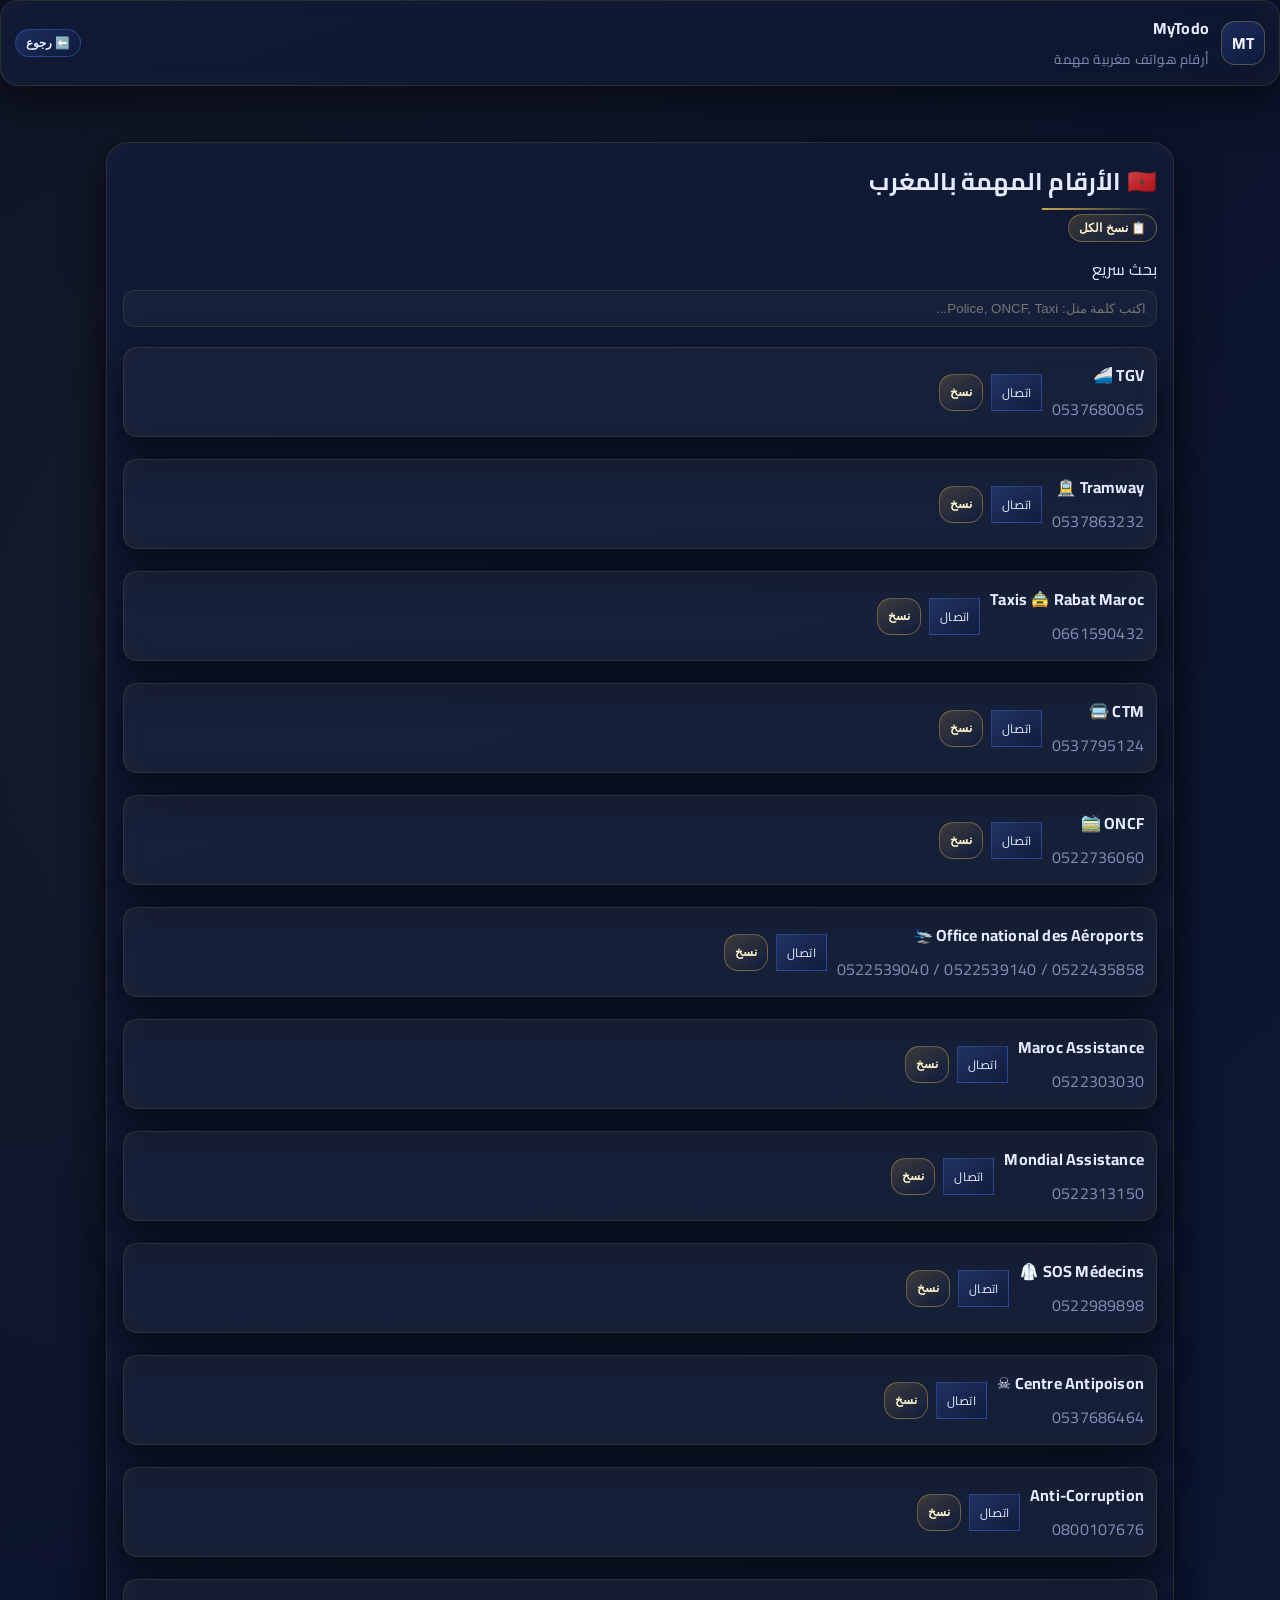
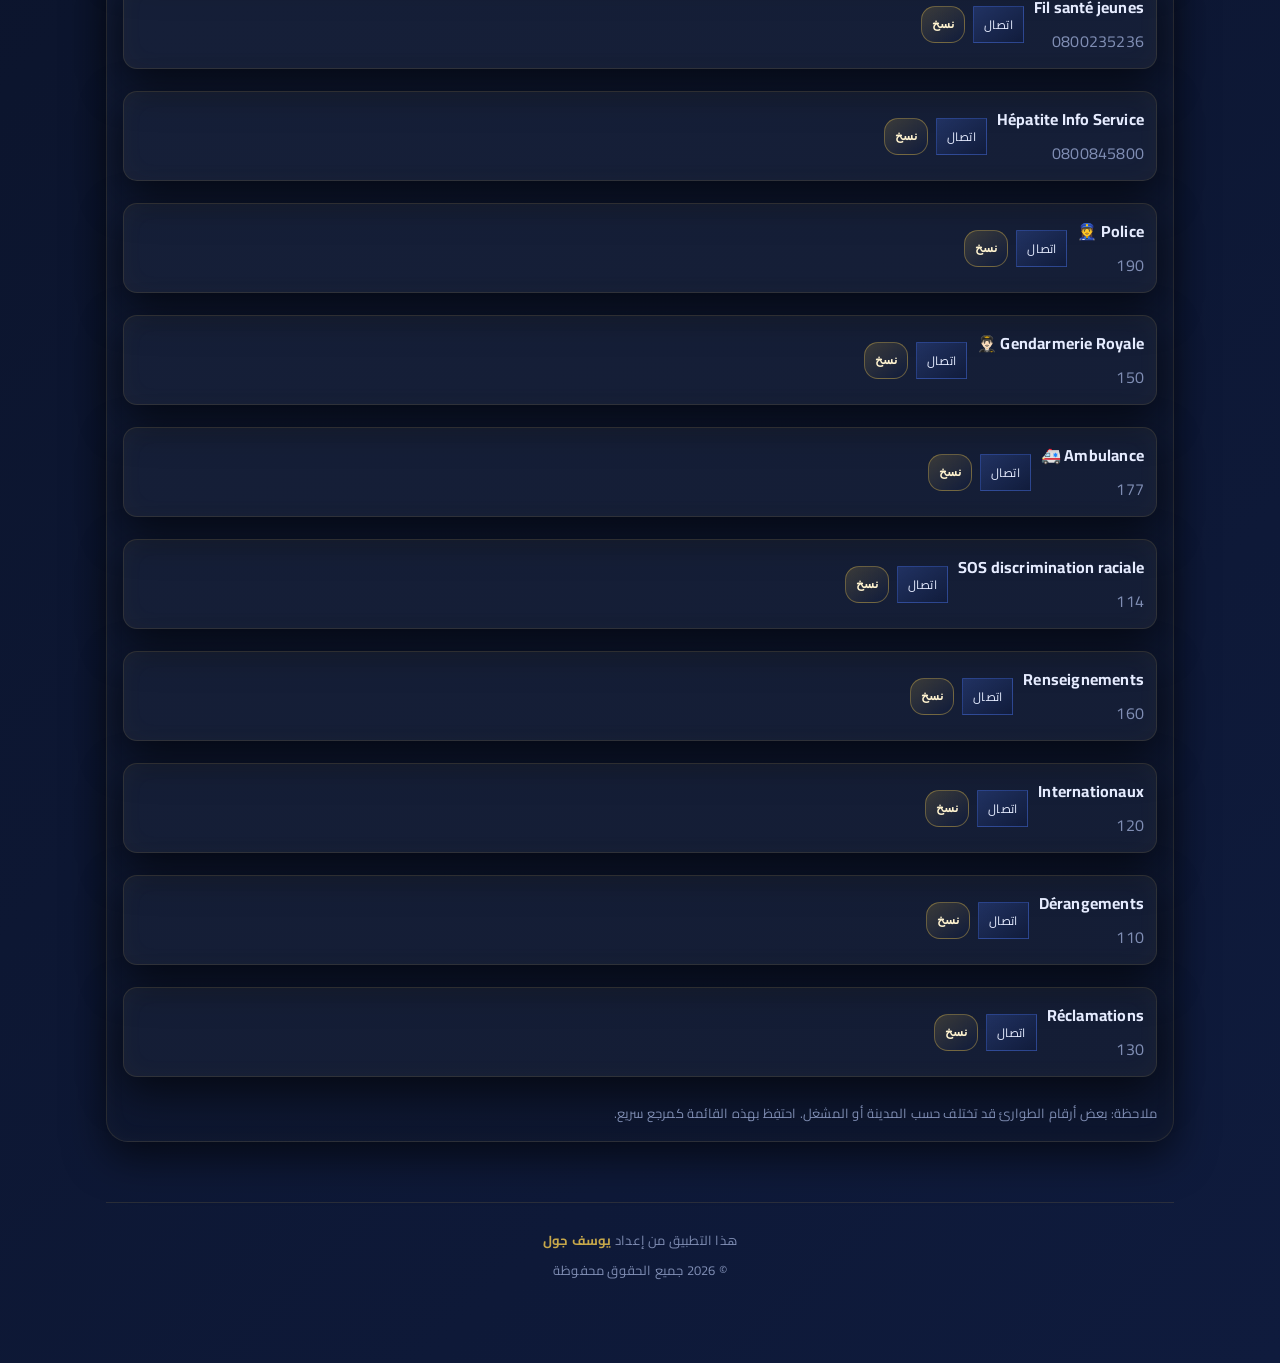
<file: morocco/numeros.html>
<!doctype html>
<html lang="ar" dir="rtl">
<head>
  <meta charset="utf-8" />
  <meta name="viewport" content="width=device-width,initial-scale=1" />
  <title>الأرقام المهمة بالمغرب</title>

  <!-- FAVICON — MyTodo -->
  <link rel="icon" type="image/svg+xml"
    href='data:image/svg+xml,
    <svg xmlns="http://www.w3.org/2000/svg" width="64" height="64">
      <defs>
        <linearGradient id="g" x1="0" y1="0" x2="1" y2="1">
          <stop offset="0" stop-color="%230b1020"/>
          <stop offset="1" stop-color="%234f7cff"/>
        </linearGradient>
      </defs>
      <rect width="64" height="64" rx="14" fill="url(%23g)"/>
      <rect x="4" y="4" width="56" height="56" rx="12"
            fill="none" stroke="%23fbbf24" stroke-width="2"/>
      <text x="50%" y="52%" text-anchor="middle"
            font-family="Arial, sans-serif"
            font-size="22"
            font-weight="800"
            fill="%23eef2ff">MT</text>
      <text x="50%" y="78%" text-anchor="middle"
            font-family="Arial, sans-serif"
            font-size="10"
            font-weight="700"
            fill="%23fbbf24">TODO</text>
    </svg>'>

  <link rel="manifest" href="../manifest.webmanifest">
  <meta name="theme-color" content="#0a1124">

  <link rel="stylesheet" href="../css/style.css?v=20260218_2">

  <script>
    if ("serviceWorker" in navigator) {
      window.addEventListener("load", () => {
        navigator.serviceWorker.register("../sw.js", { scope: "../" });
      });
    }
  </script>
</head>

<body>
  <!-- هنا سنحقن القالب -->
  <div id="shellMount"></div>

  <script>
    // 1) حقن القالب داخل body بدون لمس head
    async function mountShell(){
      const res = await fetch("../templates/page-shell.html", { cache: "no-store" });
      const shell = await res.text();
      document.getElementById("shellMount").innerHTML = shell;
    }

    // 2) بعد الحقن: ضع العنوان + المحتوى + نفس سكربت الصفحة
    async function initPage(){
      await mountShell();

      const content = document.getElementById("pageContent");
      const title = document.getElementById("pageTitle");
      const subtitle = document.getElementById("pageSubtitle");

      if(title) title.textContent = "🇲🇦 الأرقام المهمة بالمغرب";
      if(subtitle) subtitle.textContent = "أرقام هواتف مغربية مهمة";

      // نفس محتواك (بدون تغيير)
      content.innerHTML = `
        <div style="display:flex; gap:10px; flex-wrap:wrap; align-items:center; margin-bottom:12px;">
          <button class="btn-gold small" type="button" id="copyAllBtn">📋 نسخ الكل</button>
        </div>

        <div class="field" style="margin-bottom:12px;">
          <label>بحث سريع</label>
          <input id="searchInput" placeholder="اكتب كلمة مثل: Police, ONCF, Taxi...">
        </div>

        <ul id="numbersList" class="list"></ul>

        <div style="margin-top:14px; color:var(--muted); font-size:13px;">
          ملاحظة: بعض أرقام الطوارئ قد تختلف حسب المدينة أو المشغل. احتفِظ بهذه القائمة كمرجع سريع.
        </div>
      `;

      // البيانات (كما زودتني)
      const NUMBERS = [
        { label: "TGV 🚄", value: "0537680065" },
        { label: "Tramway 🚊", value: "0537863232" },
        { label: "Taxis 🚖 Rabat Maroc", value: "0661590432" },
        { label: "CTM 🚍", value: "0537795124" },
        { label: "ONCF 🚞", value: "0522736060" },
        { label: "Office national des Aéroports 🛬", value: "0522539040 / 0522539140 / 0522435858" },
        { label: "Maroc Assistance", value: "0522303030" },
        { label: "Mondial Assistance", value: "0522313150" },
        { label: "SOS Médecins 🥼", value: "0522989898" },
        { label: "Centre Antipoison ☠", value: "0537686464" },
        { label: "Anti-Corruption", value: "0800107676" },
        { label: "Fil santé jeunes", value: "0800235236" },
        { label: "Hépatite Info Service", value: "0800845800" },
        { label: "Police 👮‍♀", value: "190" },
        { label: "Gendarmerie Royale 👨🏻‍✈️", value: "150" },
        { label: "Ambulance 🚑", value: "177" },
        { label: "SOS discrimination raciale", value: "114" },
        { label: "Renseignements", value: "160" },
        { label: "Internationaux", value: "120" },
        { label: "Dérangements", value: "110" },
        { label: "Réclamations", value: "130" }
      ];

      const listEl = document.getElementById("numbersList");
      const searchEl = document.getElementById("searchInput");
      const copyAllBtn = document.getElementById("copyAllBtn");

      function escapeHtml(s){
        return String(s).replace(/[&<>"']/g, m => ({
          "&":"&amp;","<":"&lt;",">":"&gt;",'"':"&quot;","'":"&#39;"
        }[m]));
      }

      function render(items){
        listEl.innerHTML = "";
        if(!items.length){
          listEl.innerHTML = `<li class="card" style="padding:12px;">لا توجد نتائج مطابقة.</li>`;
          return;
        }

        for(const item of items){
          const li = document.createElement("li");
          li.className = "card";
          li.style.padding = "12px";
          li.style.marginBottom = "10px";

          const firstDial = (item.value || "").split(" / ")[0].trim();

          li.innerHTML = `
            <div style="display:flex; gap:10px; flex-wrap:wrap; align-items:center; justify-content:space-between;">
              <div>
                <div style="font-weight:700; margin-bottom:4px;">${escapeHtml(item.label)}</div>
                <div style="color:var(--muted); direction:ltr; text-align:right;">${escapeHtml(item.value)}</div>
              </div>

              <div style="display:flex; gap:8px; flex-wrap:wrap;">
                <a class="btn-primary small" href="tel:${escapeHtml(firstDial)}">اتصال</a>
                <button class="btn-gold small" type="button" data-copy="${escapeHtml(item.label)}: ${escapeHtml(item.value)}">نسخ</button>
              </div>
            </div>
          `;

          listEl.appendChild(li);
        }
      }

      function filter(){
        const q = (searchEl.value || "").trim().toLowerCase();
        if(!q) return render(NUMBERS);
        const filtered = NUMBERS.filter(x =>
          (x.label + " " + x.value).toLowerCase().includes(q)
        );
        render(filtered);
      }

      // نسخ عنصر واحد
      document.addEventListener("click", async (e) => {
        const btn = e.target.closest("button[data-copy]");
        if(!btn) return;
        const text = btn.getAttribute("data-copy");
        try{
          await navigator.clipboard.writeText(text);
          btn.textContent = "✅ تم";
          setTimeout(() => btn.textContent = "نسخ", 900);
        }catch{
          alert("تعذر النسخ. جرّب النسخ اليدوي.");
        }
      });

      // نسخ الكل
      copyAllBtn.addEventListener("click", async () => {
        const all = NUMBERS.map(x => `${x.label}: ${x.value}`).join("\n");
        try{
          await navigator.clipboard.writeText(all);
          copyAllBtn.textContent = "✅ تم النسخ";
          setTimeout(() => copyAllBtn.textContent = "📋 نسخ الكل", 1200);
        }catch{
          alert("تعذر النسخ. جرّب النسخ اليدوي.");
        }
      });

      searchEl.addEventListener("input", filter);

      render(NUMBERS);
    }

    initPage();
  </script>

</body>
</html>
</file>
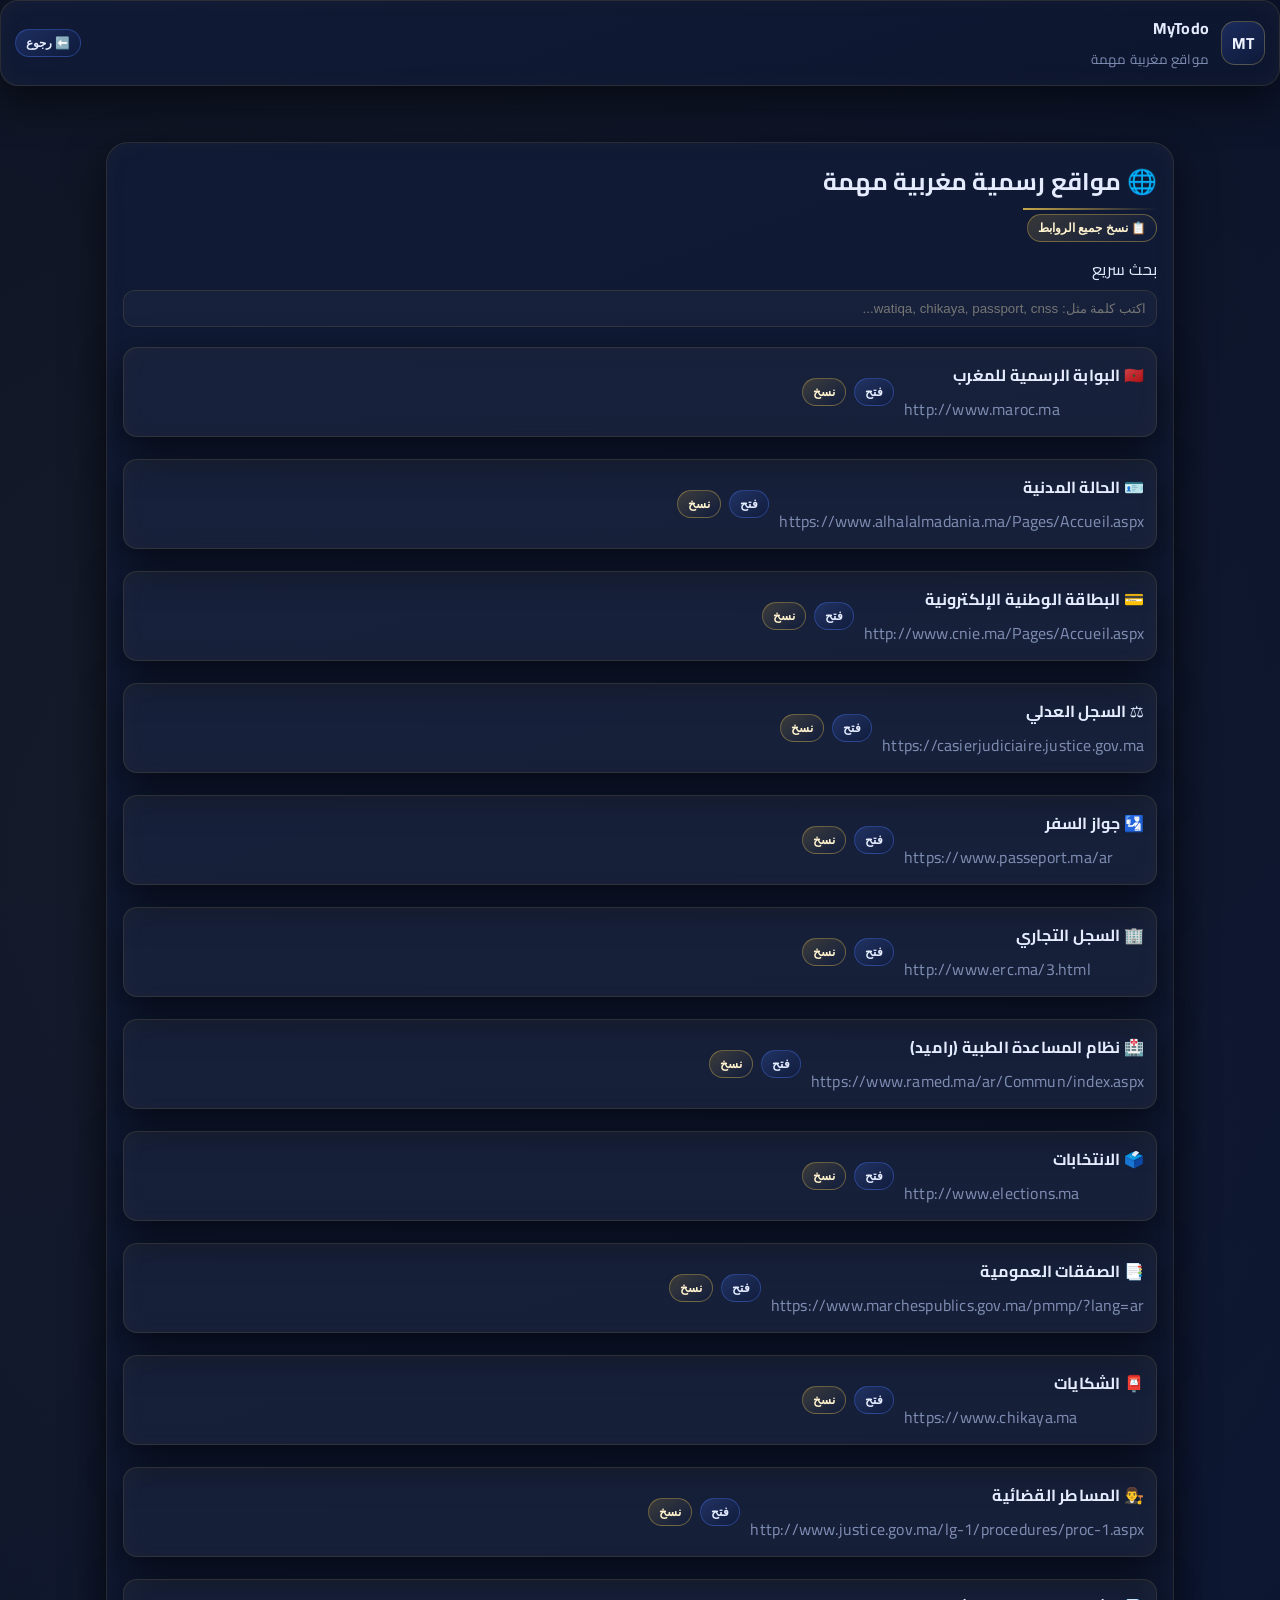
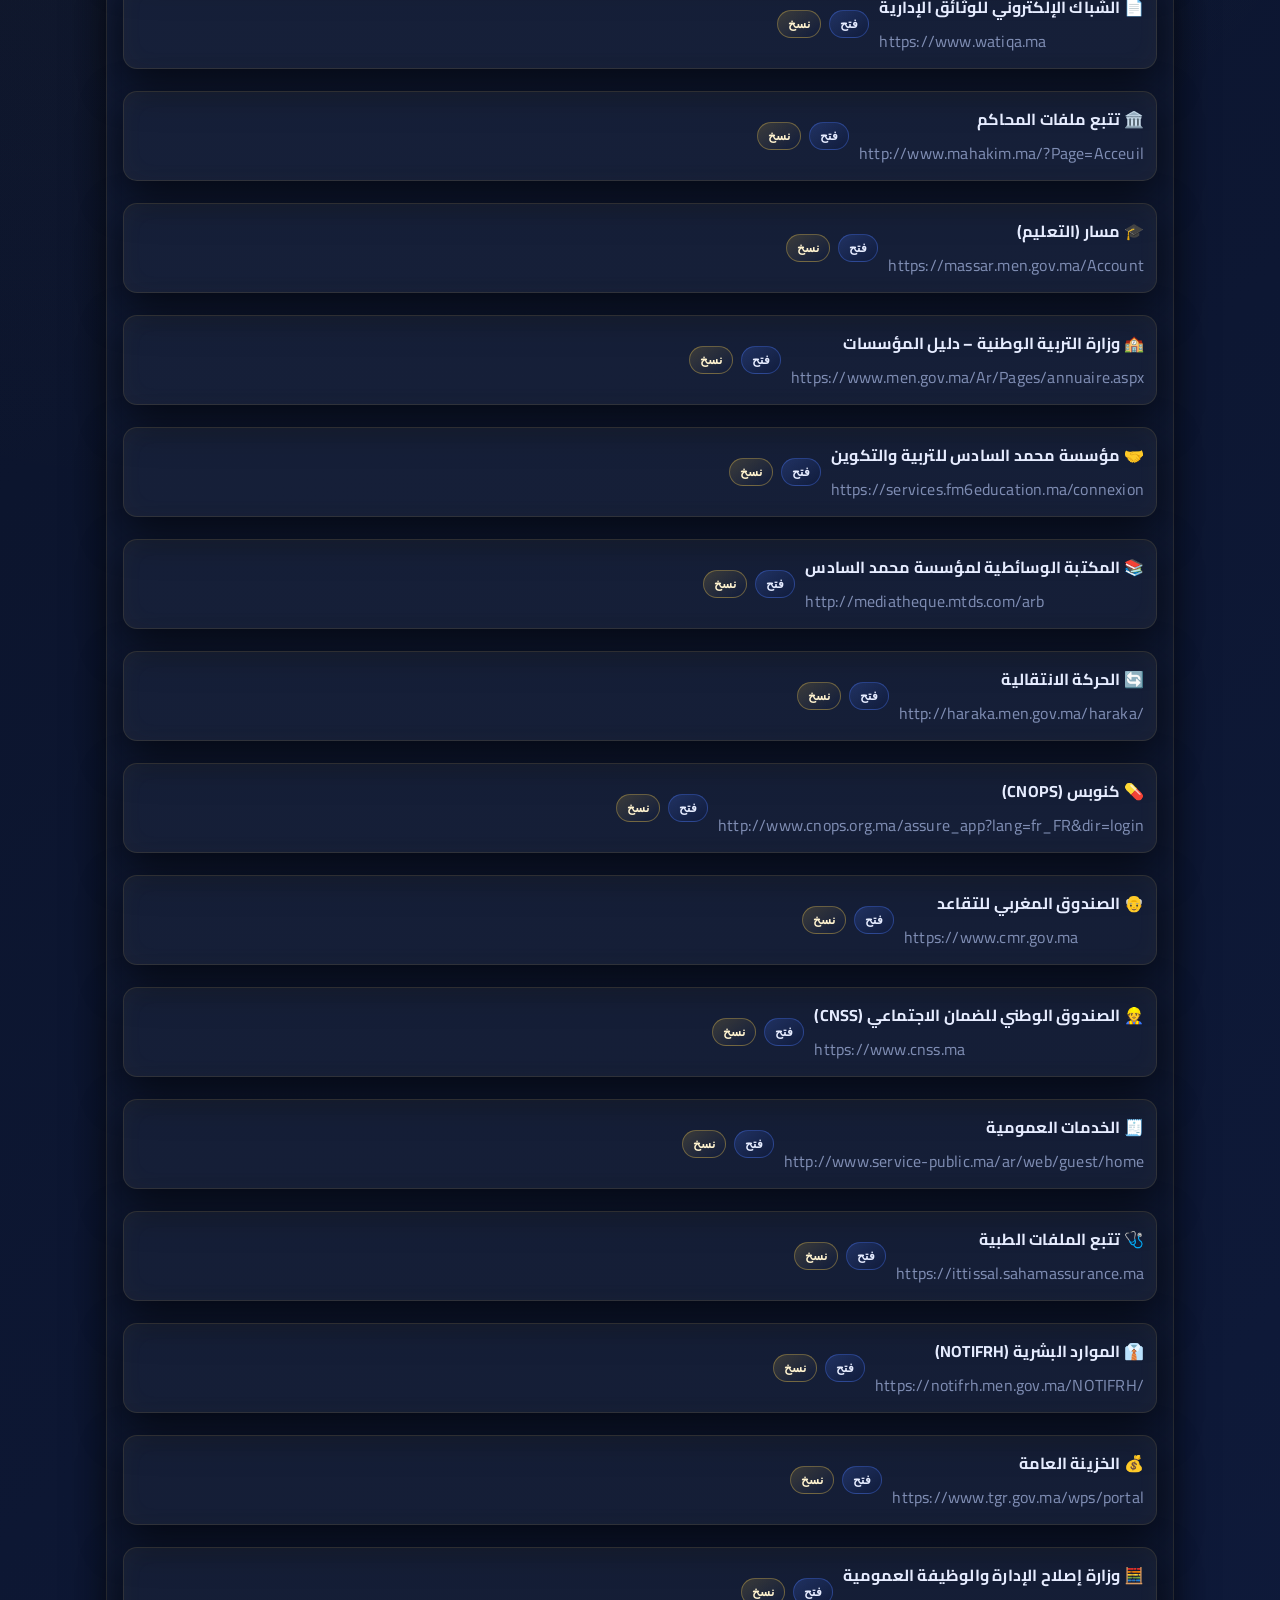
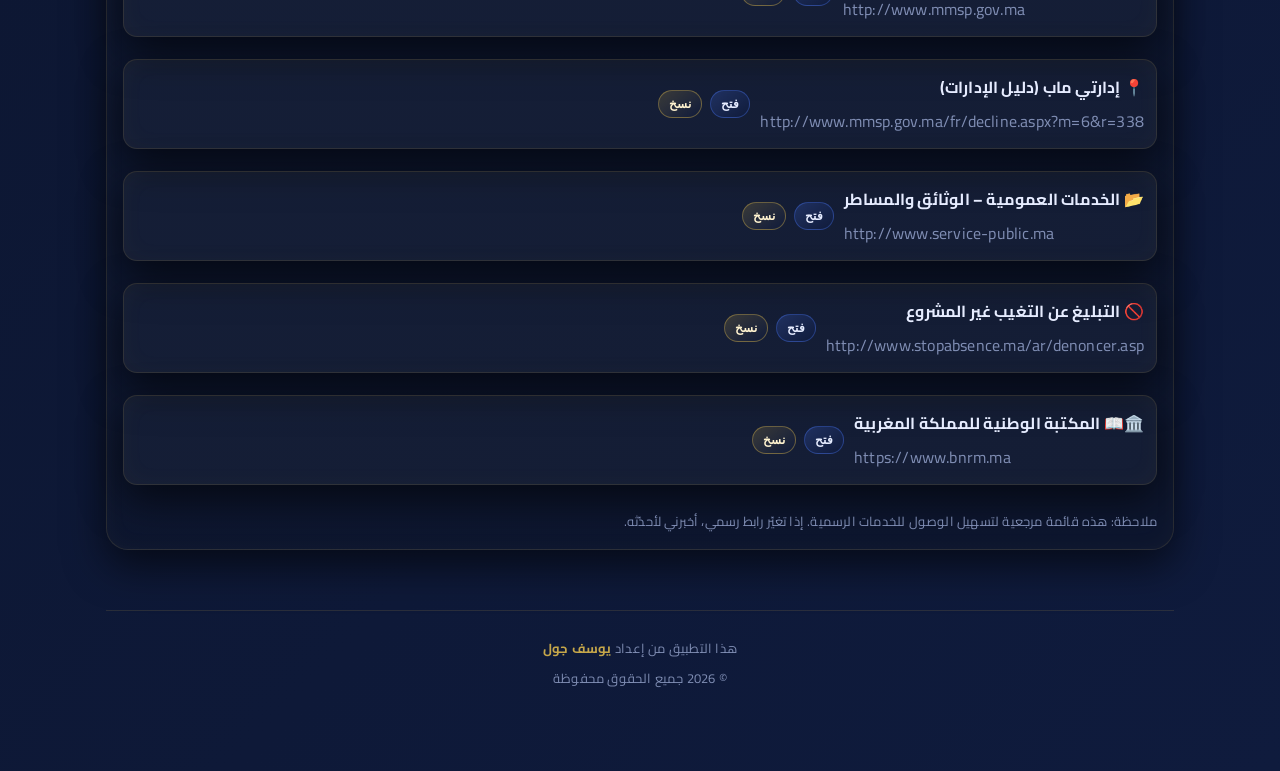
<file: morocco/sites.html>
<!doctype html>
<html lang="ar" dir="rtl">
<head>
  <meta charset="utf-8" />
  <meta name="viewport" content="width=device-width,initial-scale=1" />
  <title>مواقع مغربية مهمة</title>

  <!-- FAVICON — MyTodo -->
  <link rel="icon" type="image/svg+xml"
    href='data:image/svg+xml,
    <svg xmlns="http://www.w3.org/2000/svg" width="64" height="64">
      <defs>
        <linearGradient id="g" x1="0" y1="0" x2="1" y2="1">
          <stop offset="0" stop-color="%230b1020"/>
          <stop offset="1" stop-color="%234f7cff"/>
        </linearGradient>
      </defs>
      <rect width="64" height="64" rx="14" fill="url(%23g)"/>
      <rect x="4" y="4" width="56" height="56" rx="12"
            fill="none" stroke="%23fbbf24" stroke-width="2"/>
      <text x="50%" y="52%" text-anchor="middle"
            font-family="Arial, sans-serif"
            font-size="22"
            font-weight="800"
            fill="%23eef2ff">MT</text>
      <text x="50%" y="78%" text-anchor="middle"
            font-family="Arial, sans-serif"
            font-size="10"
            font-weight="700"
            fill="%23fbbf24">TODO</text>
    </svg>'>

  <link rel="manifest" href="../manifest.webmanifest">
  <meta name="theme-color" content="#0a1124">

  <link rel="stylesheet" href="../css/style.css?v=20260218_2">

  <script>
    if ("serviceWorker" in navigator) {
      window.addEventListener("load", () => {
        navigator.serviceWorker.register("../sw.js", { scope: "../" });
      });
    }
  </script>
</head>

<body>
  <!-- هنا سنحقن القالب -->
  <div id="shellMount"></div>

  <script>
    // 1) حقن القالب داخل body بدون لمس head
    async function mountShell(){
      const res = await fetch("../templates/page-shell.html", { cache: "no-store" });
      const shell = await res.text();
      document.getElementById("shellMount").innerHTML = shell;
    }

    // 2) بعد الحقن: ضع العنوان + المحتوى + نفس سكربت الصفحة
    async function initPage(){
      await mountShell();

      const content = document.getElementById("pageContent");
      const title = document.getElementById("pageTitle");
      const subtitle = document.getElementById("pageSubtitle");

      if(title) title.textContent = "🌐 مواقع رسمية مغربية مهمة";
      if(subtitle) subtitle.textContent = "مواقع مغربية مهمة";

      // نفس محتواك (بدون تغيير)
      content.innerHTML = `
        <div style="display:flex; gap:10px; flex-wrap:wrap; align-items:center; margin-bottom:12px;">
          <button type="button" class="btn-gold small" id="copyAllLinksBtn">📋 نسخ جميع الروابط</button>
        </div>

        <div class="field" style="margin-bottom:12px;">
          <label>بحث سريع</label>
          <input id="searchInput" placeholder="اكتب كلمة مثل: watiqa, chikaya, passport, cnss...">
        </div>

        <ul id="sitesList" class="list"></ul>

        <div style="margin-top:14px; color:var(--muted); font-size:13px;">
          ملاحظة: هذه قائمة مرجعية لتسهيل الوصول للخدمات الرسمية. إذا تغيّر رابط رسمي، أخبرني لأحدّثه.
        </div>
      `;

      // البيانات كما هي
      const SITES = [
         { label: "🇲🇦 البوابة الرسمية للمغرب", url: "http://www.maroc.ma" },
        { label: "🪪 الحالة المدنية", url: "https://www.alhalalmadania.ma/Pages/Accueil.aspx" },
        { label: "💳 البطاقة الوطنية الإلكترونية", url: "http://www.cnie.ma/Pages/Accueil.aspx" },
        { label: "⚖️ السجل العدلي", url: "https://casierjudiciaire.justice.gov.ma" },
        { label: "🛂 جواز السفر", url: "https://www.passeport.ma/ar" },
        { label: "🏢 السجل التجاري", url: "http://www.erc.ma/3.html" },
        { label: "🏥 نظام المساعدة الطبية (راميد)", url: "https://www.ramed.ma/ar/Commun/index.aspx" },
        { label: "🗳️ الانتخابات", url: "http://www.elections.ma" },
        { label: "📑 الصفقات العمومية", url: "https://www.marchespublics.gov.ma/pmmp/?lang=ar" },
        { label: "📮 الشكايات", url: "https://www.chikaya.ma" },
        { label: "👨‍⚖️ المساطر القضائية", url: "http://www.justice.gov.ma/lg-1/procedures/proc-1.aspx" },
        { label: "📄 الشباك الإلكتروني للوثائق الإدارية", url: "https://www.watiqa.ma" },
        { label: "🏛️ تتبع ملفات المحاكم", url: "http://www.mahakim.ma/?Page=Acceuil" },
        { label: "🎓 مسار (التعليم)", url: "https://massar.men.gov.ma/Account" },
        { label: "🏫 وزارة التربية الوطنية – دليل المؤسسات", url: "https://www.men.gov.ma/Ar/Pages/annuaire.aspx" },
        { label: "🤝 مؤسسة محمد السادس للتربية والتكوين", url: "https://services.fm6education.ma/connexion" },
        { label: "📚 المكتبة الوسائطية لمؤسسة محمد السادس", url: "http://mediatheque.mtds.com/arb" },
        { label: "🔄 الحركة الانتقالية", url: "http://haraka.men.gov.ma/haraka/" },
        { label: "💊 كنوبس (CNOPS)", url: "http://www.cnops.org.ma/assure_app?lang=fr_FR&dir=login" },
        { label: "👴 الصندوق المغربي للتقاعد", url: "https://www.cmr.gov.ma" },
        { label: "👷 الصندوق الوطني للضمان الاجتماعي (CNSS)", url: "https://www.cnss.ma" },
        { label: "🧾 الخدمات العمومية", url: "http://www.service-public.ma/ar/web/guest/home" },
        { label: "🩺 تتبع الملفات الطبية", url: "https://ittissal.sahamassurance.ma" },
        { label: "👔 الموارد البشرية (NOTIFRH)", url: "https://notifrh.men.gov.ma/NOTIFRH/" },
        { label: "💰 الخزينة العامة", url: "https://www.tgr.gov.ma/wps/portal" },
        { label: "🧮 وزارة إصلاح الإدارة والوظيفة العمومية", url: "http://www.mmsp.gov.ma" },
        { label: "📍 إدارتي ماب (دليل الإدارات)", url: "http://www.mmsp.gov.ma/fr/decline.aspx?m=6&r=338" },
        { label: "📂 الخدمات العمومية – الوثائق والمساطر", url: "http://www.service-public.ma" },
        { label: "🚫 التبليغ عن التغيب غير المشروع", url: "http://www.stopabsence.ma/ar/denoncer.asp" },
        { label: "🏛️📖 المكتبة الوطنية للمملكة المغربية", url: "https://www.bnrm.ma" }
      ];

      const listEl = document.getElementById("sitesList");
      const searchEl = document.getElementById("searchInput");
      const copyAllBtn = document.getElementById("copyAllLinksBtn");

      function escapeHtml(s){
        return String(s).replace(/[&<>"']/g, m => ({
          "&":"&amp;","<":"&lt;",">":"&gt;",'"':"&quot;","'":"&#39;"
        }[m]));
      }

      function render(items){
        listEl.innerHTML = "";
        if(!items.length){
          listEl.innerHTML = `<li class="card" style="padding:12px;">لا توجد نتائج مطابقة.</li>`;
          return;
        }

        for(const item of items){
          const li = document.createElement("li");
          li.className = "card";
          li.style.padding = "12px";
          li.style.marginBottom = "10px";

          li.innerHTML = `
            <div style="display:flex; gap:10px; flex-wrap:wrap; align-items:center; justify-content:space-between;">
              <div style="flex:1; min-width:240px;">
                <div style="font-weight:700; margin-bottom:4px;">${escapeHtml(item.label)}</div>
                <div style="color:var(--muted); direction:ltr; text-align:left; overflow-wrap:anywhere;">
                  ${escapeHtml(item.url)}
                </div>
              </div>

              <div style="display:flex; gap:8px; flex-wrap:wrap;">
                <button type="button" class="btn-primary small"
                        onclick="window.open('${escapeHtml(item.url)}','_blank','noopener')">
                  فتح
                </button>
                <button type="button" class="btn-gold small" data-copy="${escapeHtml(item.label)}: ${escapeHtml(item.url)}">
                  نسخ
                </button>
              </div>
            </div>
          `;

          listEl.appendChild(li);
        }
      }

      function filter(){
        const q = (searchEl.value || "").trim().toLowerCase();
        if(!q) return render(SITES);
        const filtered = SITES.filter(x =>
          (x.label + " " + x.url).toLowerCase().includes(q)
        );
        render(filtered);
      }

      document.addEventListener("click", async (e) => {
        const btn = e.target.closest("button[data-copy]");
        if(!btn) return;
        const text = btn.getAttribute("data-copy");
        try{
          await navigator.clipboard.writeText(text);
          btn.textContent = "✅ تم";
          setTimeout(() => btn.textContent = "نسخ", 900);
        }catch{
          alert("تعذر النسخ. جرّب النسخ اليدوي.");
        }
      });

      copyAllBtn.addEventListener("click", async () => {
        const all = SITES.map(x => `${x.label}: ${x.url}`).join("\n");
        try{
          await navigator.clipboard.writeText(all);
          copyAllBtn.textContent = "✅ تم النسخ";
          setTimeout(() => copyAllBtn.textContent = "📋 نسخ جميع الروابط", 1200);
        }catch{
          alert("تعذر النسخ. جرّب النسخ اليدوي.");
        }
      });

      searchEl.addEventListener("input", filter);

      render(SITES);
    }

    initPage();
  </script>
</body>
</html>
</file>
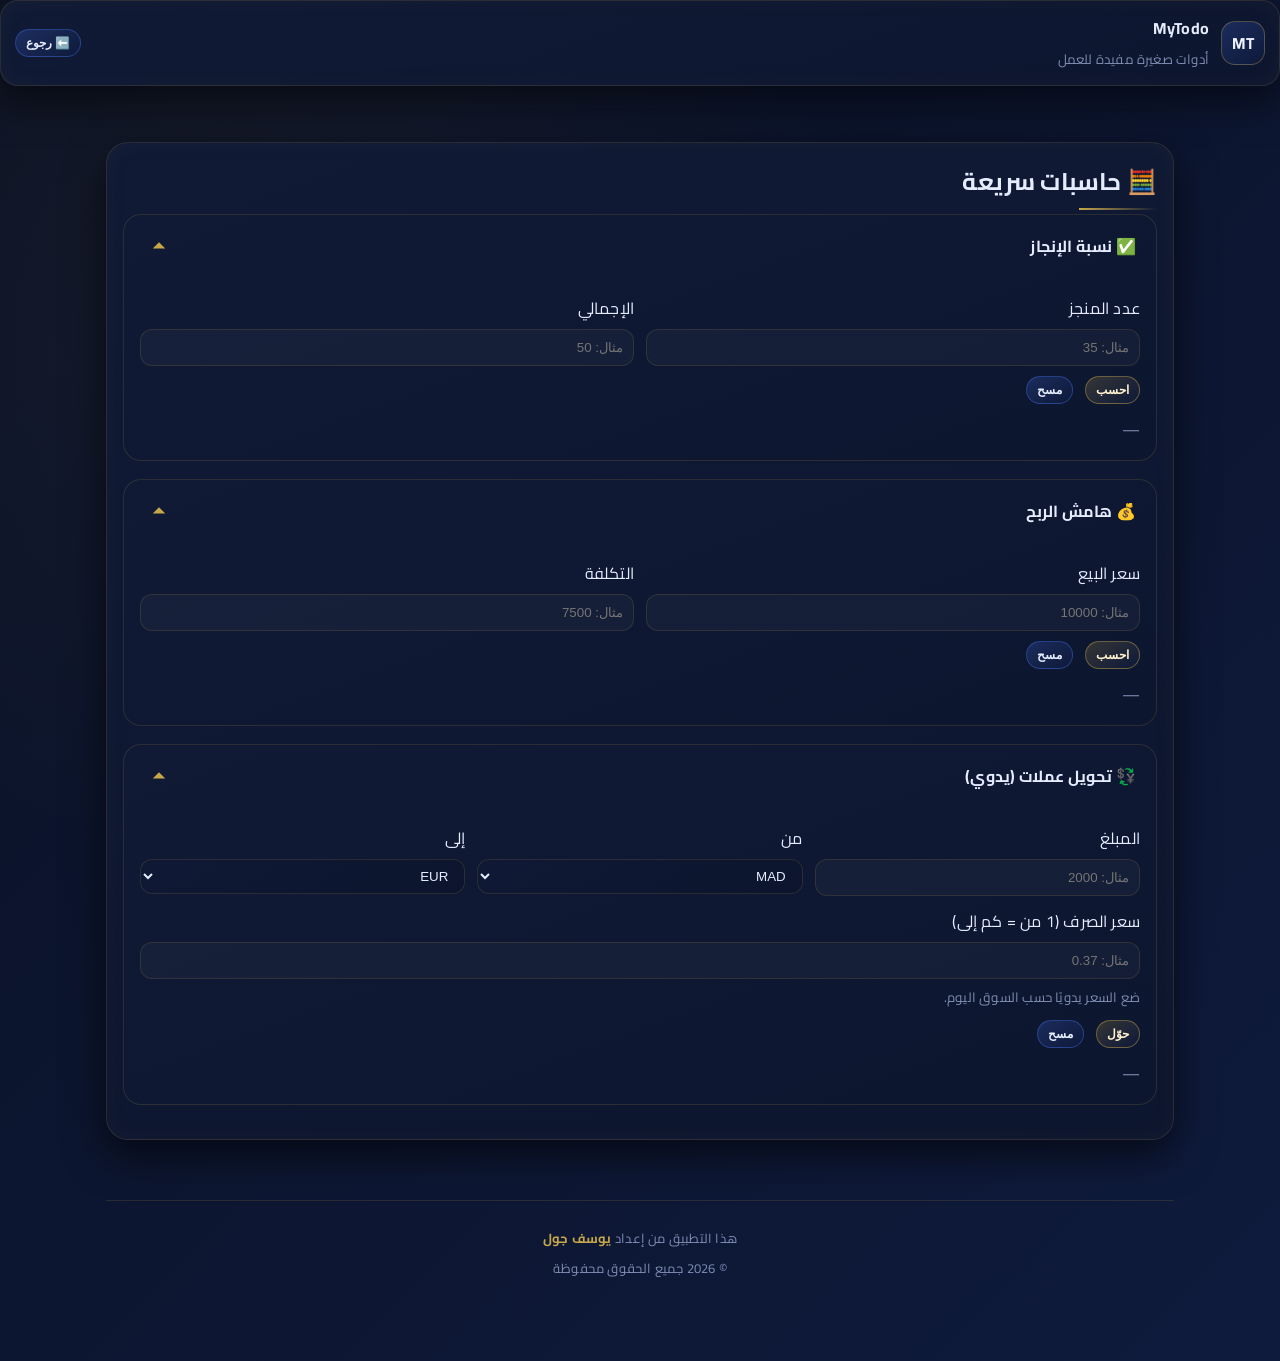
<file: tools/calculators.html>
<!doctype html>
<html lang="ar" dir="rtl">
<head>
  <meta charset="utf-8" />
  <meta name="viewport" content="width=device-width,initial-scale=1" />
  <title>حاسبات سريعة</title>

  <!-- FAVICON — MyTodo -->
  <link rel="icon" type="image/svg+xml"
    href='data:image/svg+xml,
    <svg xmlns="http://www.w3.org/2000/svg" width="64" height="64">
      <defs>
        <linearGradient id="g" x1="0" y1="0" x2="1" y2="1">
          <stop offset="0" stop-color="%230b1020"/>
          <stop offset="1" stop-color="%234f7cff"/>
        </linearGradient>
      </defs>
      <rect width="64" height="64" rx="14" fill="url(%23g)"/>
      <rect x="4" y="4" width="56" height="56" rx="12"
            fill="none" stroke="%23fbbf24" stroke-width="2"/>
      <text x="50%" y="52%" text-anchor="middle"
            font-family="Arial, sans-serif"
            font-size="22"
            font-weight="800"
            fill="%23eef2ff">MT</text>
      <text x="50%" y="78%" text-anchor="middle"
            font-family="Arial, sans-serif"
            font-size="10"
            font-weight="700"
            fill="%23fbbf24">TODO</text>
    </svg>'>

  <link rel="manifest" href="../manifest.webmanifest">
  <meta name="theme-color" content="#0a1124">
  <link rel="stylesheet" href="../css/style.css?v=20260218_2">

  <script>
    if ("serviceWorker" in navigator) {
      window.addEventListener("load", () => {
        navigator.serviceWorker.register("../sw.js", { scope: "../" });
      });
    }
  </script>
</head>

<body>
  <div id="shellMount"></div>

  <script>
    async function mountShell(){
      const res = await fetch("../templates/page-shell.html", { cache: "no-store" });
      const shell = await res.text();
      document.getElementById("shellMount").innerHTML = shell;
    }

    function n(v){
      const x = Number(String(v).replace(",", "."));
      return Number.isFinite(x) ? x : 0;
    }

    async function initPage(){
      await mountShell();

      const content = document.getElementById("pageContent");
      const title = document.getElementById("pageTitle");
      const subtitle = document.getElementById("pageSubtitle");

      if(title) title.textContent = "🧮 حاسبات سريعة";
      if(subtitle) subtitle.textContent = "أدوات صغيرة مفيدة للعمل";

      content.innerHTML = `
        <div class="section-accordion active">
          <div class="section-header">
            <span>✅ نسبة الإنجاز</span>
            <svg class="section-icon" width="18" height="18" viewBox="0 0 24 24">
              <path fill="currentColor" d="M7 10l5 5 5-5z"/>
            </svg>
          </div>
          <div class="section-content" style="max-height:none; opacity:1; padding:16px;">
            <div class="row">
              <div class="field">
                <label>عدد المنجز</label>
                <input id="doneVal" type="number" placeholder="مثال: 35">
              </div>
              <div class="field">
                <label>الإجمالي</label>
                <input id="totalVal" type="number" placeholder="مثال: 50">
              </div>
            </div>
            <div class="row" style="margin-top:10px;">
              <button class="btn-gold small" id="calcProgress">احسب</button>
              <button class="btn-primary small" id="clearProgress">مسح</button>
            </div>
            <div style="margin-top:10px; color:var(--muted);" id="progressOut">—</div>
          </div>
        </div>

        <div class="section-accordion active">
          <div class="section-header">
            <span>💰 هامش الربح</span>
            <svg class="section-icon" width="18" height="18" viewBox="0 0 24 24">
              <path fill="currentColor" d="M7 10l5 5 5-5z"/>
            </svg>
          </div>
          <div class="section-content" style="max-height:none; opacity:1; padding:16px;">
            <div class="row">
              <div class="field">
                <label>سعر البيع</label>
                <input id="sellVal" type="number" placeholder="مثال: 10000">
              </div>
              <div class="field">
                <label>التكلفة</label>
                <input id="costVal" type="number" placeholder="مثال: 7500">
              </div>
            </div>
            <div class="row" style="margin-top:10px;">
              <button class="btn-gold small" id="calcMargin">احسب</button>
              <button class="btn-primary small" id="clearMargin">مسح</button>
            </div>
            <div style="margin-top:10px; color:var(--muted);" id="marginOut">—</div>
          </div>
        </div>

        <div class="section-accordion active">
          <div class="section-header">
            <span>💱 تحويل عملات (يدوي)</span>
            <svg class="section-icon" width="18" height="18" viewBox="0 0 24 24">
              <path fill="currentColor" d="M7 10l5 5 5-5z"/>
            </svg>
          </div>
          <div class="section-content" style="max-height:none; opacity:1; padding:16px;">
            <div class="row">
              <div class="field">
                <label>المبلغ</label>
                <input id="amtVal" type="number" placeholder="مثال: 2000">
              </div>
              <div class="field">
                <label>من</label>
                <select id="fromCur">
                  <option value="MAD">MAD</option>
                  <option value="EUR">EUR</option>
                  <option value="USD">USD</option>
                </select>
              </div>
              <div class="field">
                <label>إلى</label>
                <select id="toCur">
                   <option value="EUR">EUR</option>
                  <option value="MAD">MAD</option>
                  <option value="USD">USD</option>
                </select>
              </div>
            </div>

            <div class="row" style="margin-top:10px;">
              <div class="field">
                <label>سعر الصرف (1 من = كم إلى)</label>
                <input id="rateVal" type="number" placeholder="مثال: 0.37">
                <small style="color:var(--muted);">ضع السعر يدويًا حسب السوق اليوم.</small>
              </div>
            </div>

            <div class="row" style="margin-top:10px;">
              <button class="btn-gold small" id="calcFx">حوّل</button>
              <button class="btn-primary small" id="clearFx">مسح</button>
            </div>
            <div style="margin-top:10px; color:var(--muted);" id="fxOut">—</div>
          </div>
        </div>
      `;

      // Progress
      document.getElementById("calcProgress").addEventListener("click", () => {
        const done = n(document.getElementById("doneVal").value);
        const total = n(document.getElementById("totalVal").value);
        const out = document.getElementById("progressOut");
        if(total <= 0){
          out.textContent = "⚠️ أدخل إجمالي أكبر من صفر.";
          return;
        }
        const pct = (done / total) * 100;
        out.textContent = `نسبة الإنجاز: ${pct.toFixed(1)}%  (منجز: ${done} / إجمالي: ${total})`;
      });
      document.getElementById("clearProgress").addEventListener("click", () => {
        document.getElementById("doneVal").value = "";
        document.getElementById("totalVal").value = "";
        document.getElementById("progressOut").textContent = "—";
      });

      // Margin
      document.getElementById("calcMargin").addEventListener("click", () => {
        const sell = n(document.getElementById("sellVal").value);
        const cost = n(document.getElementById("costVal").value);
        const out = document.getElementById("marginOut");
        if(sell <= 0){
          out.textContent = "⚠️ أدخل سعر بيع أكبر من صفر.";
          return;
        }
        const profit = sell - cost;
        const margin = (profit / sell) * 100;
        out.textContent = `الربح: ${profit.toFixed(2)} | هامش الربح: ${margin.toFixed(1)}%`;
      });
      document.getElementById("clearMargin").addEventListener("click", () => {
        document.getElementById("sellVal").value = "";
        document.getElementById("costVal").value = "";
        document.getElementById("marginOut").textContent = "—";
      });

      // FX
      document.getElementById("calcFx").addEventListener("click", () => {
        const amt = n(document.getElementById("amtVal").value);
        const from = document.getElementById("fromCur").value;
        const to = document.getElementById("toCur").value;
        const rate = n(document.getElementById("rateVal").value);
        const out = document.getElementById("fxOut");

        if(rate <= 0){
          out.textContent = "⚠️ أدخل سعر صرف صحيح (أكبر من صفر).";
          return;
        }
        const res = amt * rate;
        out.textContent = `${amt} ${from} ≈ ${res.toFixed(2)} ${to} (بسعر: 1 ${from} = ${rate} ${to})`;
      });
      document.getElementById("clearFx").addEventListener("click", () => {
        document.getElementById("amtVal").value = "";
        document.getElementById("rateVal").value = "";
        document.getElementById("fxOut").textContent = "—";
      });
    }

    initPage();
  </script>
</body>
</html>
</file>
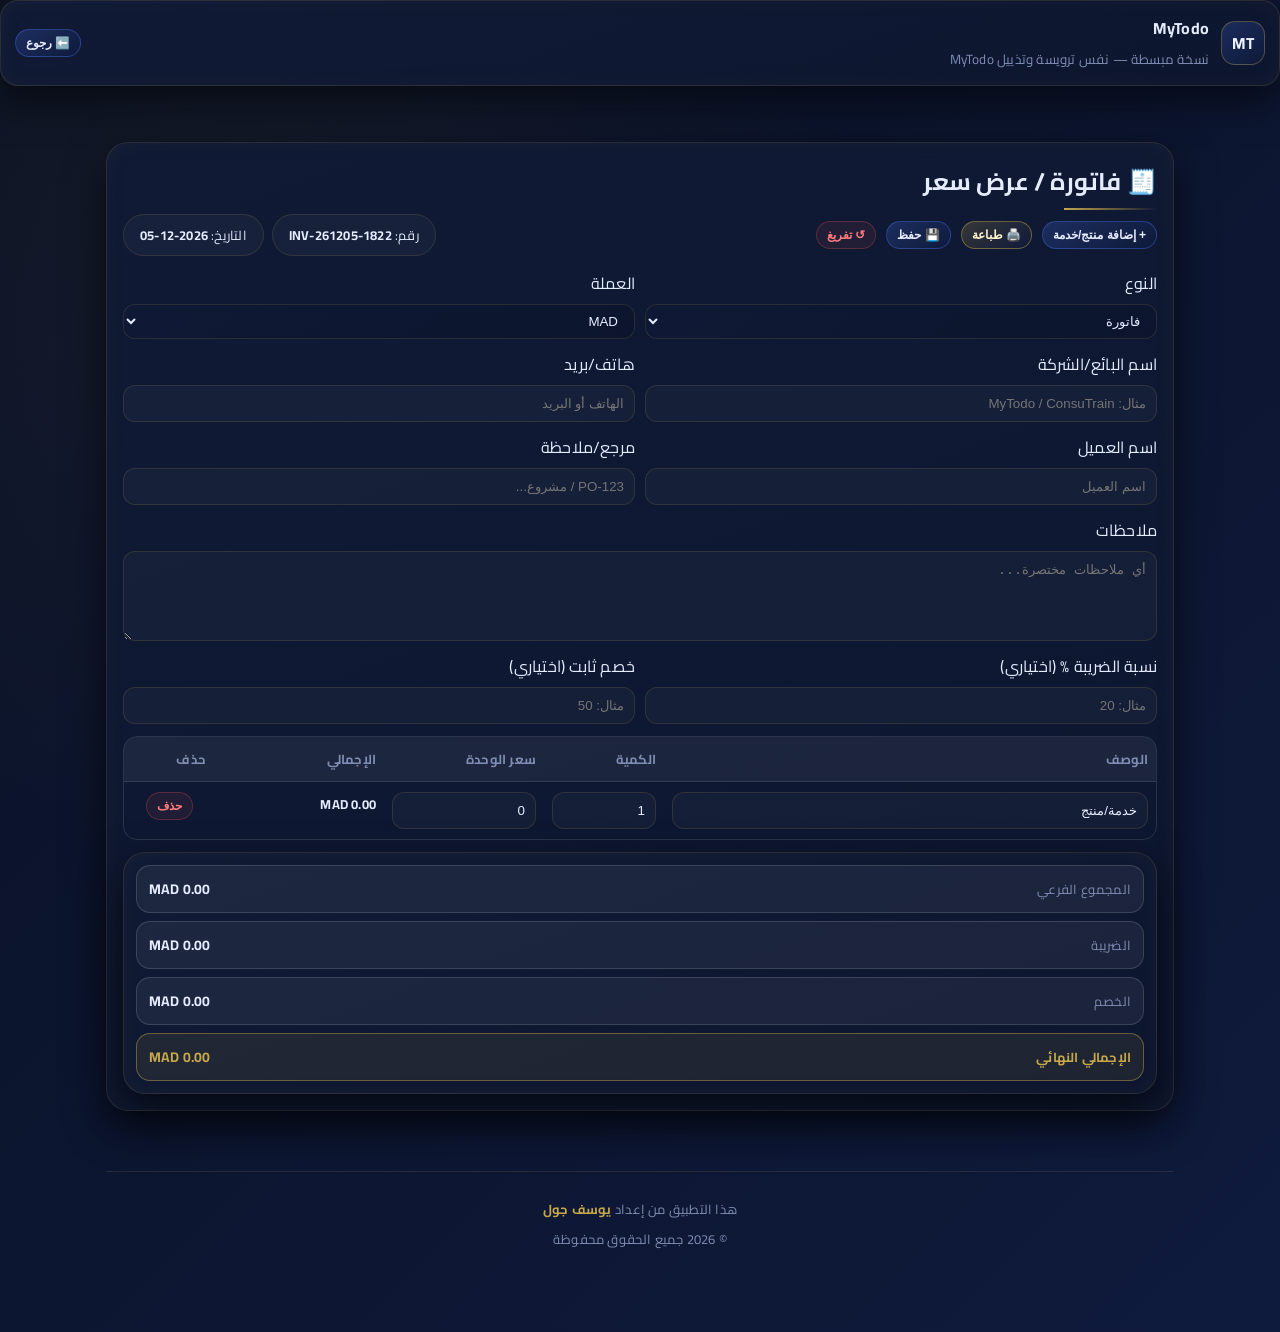
<file: tools/invoice.html>
<!doctype html>
<html lang="ar" dir="rtl">
<head>
  <meta charset="utf-8" />
  <meta name="viewport" content="width=device-width,initial-scale=1" />
  <title>فاتورة/عرض سعر</title>

  <!-- FAVICON — MyTodo -->
  <link rel="icon" type="image/svg+xml"
    href='data:image/svg+xml,
    <svg xmlns="http://www.w3.org/2000/svg" width="64" height="64">
      <defs>
        <linearGradient id="g" x1="0" y1="0" x2="1" y2="1">
          <stop offset="0" stop-color="%230b1020"/>
          <stop offset="1" stop-color="%234f7cff"/>
        </linearGradient>
      </defs>
      <rect width="64" height="64" rx="14" fill="url(%23g)"/>
      <rect x="4" y="4" width="56" height="56" rx="12"
            fill="none" stroke="%23fbbf24" stroke-width="2"/>
      <text x="50%" y="52%" text-anchor="middle"
            font-family="Arial, sans-serif"
            font-size="22"
            font-weight="800"
            fill="%23eef2ff">MT</text>
      <text x="50%" y="78%" text-anchor="middle"
            font-family="Arial, sans-serif"
            font-size="10"
            font-weight="700"
            fill="%23fbbf24">TODO</text>
    </svg>'>

  <link rel="manifest" href="../manifest.webmanifest">
  <meta name="theme-color" content="#0a1124">
  <link rel="stylesheet" href="../css/style.css?v=20260302_1">

  <script>
    if ("serviceWorker" in navigator) {
      window.addEventListener("load", () => {
        navigator.serviceWorker.register("../sw.js", { scope: "../" });
      });
    }
  </script>

  <style>
    /* تحسينات بسيطة داخل صفحة الفواتير فقط */
    .inv-toolbar{
      display:flex; gap:10px; flex-wrap:wrap; align-items:center; margin-bottom:12px;
    }
    .inv-toolbar .right{
      margin-inline-start:auto; display:flex; gap:8px; flex-wrap:wrap;
    }
    .inv-pills{
      display:flex; gap:8px; flex-wrap:wrap;
    }
    .inv-table{
      width:100%;
      border-collapse:separate;
      border-spacing:0;
      overflow:hidden;
      border:1px solid rgba(255,255,255,.12);
      border-radius:14px;
      min-width: 760px;
    }
    .inv-table th, .inv-table td{
      padding:10px 8px;
      border-bottom:1px solid rgba(255,255,255,.10);
      vertical-align:top;
    }
    .inv-table th{
      background: rgba(255,255,255,.06);
      color: var(--muted);
      text-align:right;
      font-weight:800;
      font-size:13px;
    }
    .inv-table td{ font-size:13px; }
    .inv-table tr:last-child td{ border-bottom:none; }
    .inv-table input, .inv-table textarea, .inv-table select{
      width:100%;
    }
    .inv-totals{
      display:grid; gap:8px;
    }
    .inv-line{
      display:flex; justify-content:space-between; align-items:center;
      padding:10px 12px; border-radius:14px;
      border:1px solid rgba(255,255,255,.14);
      background: rgba(255,255,255,.06);
      font-size:13px;
    }
    .inv-line b{ font-size:14px; }
    .inv-grand{
      border-color: rgba(198,167,74,.45);
      background: rgba(198,167,74,.10);
    }
    .inv-grand span, .inv-grand b{ color: var(--gold); font-weight:900; }
    @media (max-width: 820px){
      .inv-scroll{ overflow:auto; }
    }

    /* طباعة مبسطة */
    @media print{
      body{ background:#fff !important; color:#111 !important; }
      header, nav, footer, .sidebar, .topbar, .shell-header, .shell-footer { display:none !important; }
      .inv-hide-print { display:none !important; }
      .card{ box-shadow:none !important; border:1px solid #ddd !important; }
    }
  </style>
</head>

<body>
  <div id="shellMount"></div>

  <script>
    async function mountShell(){
      const res = await fetch("../templates/page-shell.html", { cache: "no-store" });
      const shell = await res.text();
      document.getElementById("shellMount").innerHTML = shell;
    }

    const $ = (id) => document.getElementById(id);

    function pad(n){ return String(n).padStart(2,"0"); }
    function todayISO(){
      const d = new Date();
      return `${d.getFullYear()}-${pad(d.getMonth()+1)}-${pad(d.getDate())}`;
    }
    function genInvoiceNo(prefix){
      const d = new Date();
      const yy = String(d.getFullYear()).slice(-2);
      const mm = pad(d.getMonth()+1);
      const dd = pad(d.getDate());
      const rnd = Math.floor(Math.random()*9000)+1000;
      return `${prefix}-${yy}${mm}${dd}-${rnd}`;
    }
    function escapeHtml(s){
      return String(s ?? "")
        .replaceAll("&","&amp;")
        .replaceAll("<","&lt;")
        .replaceAll(">","&gt;")
        .replaceAll('"',"&quot;")
        .replaceAll("'","&#039;");
    }
    function money(n){
      const cur = $("currency")?.value || "MAD";
      const v = Number(n || 0);
      return `${v.toFixed(2)} ${cur}`;
    }

    // LocalStorage (this page only)
    const LS_INV = "mytodo_invoices_v0";

    function loadLocal(){
      try { return JSON.parse(localStorage.getItem(LS_INV) || "{}"); }
      catch { return {}; }
    }
    function saveLocal(obj){
      localStorage.setItem(LS_INV, JSON.stringify(obj));
    }

    const state = {
      invNo: "",
      invDate: "",
      docType: "invoice",
      currency: "MAD",
      sellerName: "",
      sellerContact: "",
      clientName: "",
      refNote: "",
      notes: "",
      taxRate: "",
      discount: "",
      items: []
    };

    function ensureDefaults(){
      if(!state.invDate) state.invDate = todayISO();
      if(!state.invNo){
        const prefix = (state.docType === "quote") ? "QTE" : "INV";
        state.invNo = genInvoiceNo(prefix);
      }
      if(!Array.isArray(state.items) || state.items.length === 0){
        state.items = [{ desc:"خدمة/منتج", qty:1, price:0 }];
      }
    }

    function render(){
      const content = $("pageContent");
      content.innerHTML = `
        <div class="inv-toolbar inv-hide-print">
          <button class="btn-primary small" id="addRowBtn">+ إضافة منتج/خدمة</button>
          <button class="btn-gold small" id="printBtn">🖨️ طباعة</button>
          <button class="btn-primary small" id="saveBtn">💾 حفظ</button>
          <button class="btn-danger small" id="resetBtn">↺ تفريغ</button>

          <div class="right inv-pills">
            <div class="pill">رقم: <b id="invNoView">—</b></div>
            <div class="pill">التاريخ: <b id="invDateView">—</b></div>
          </div>
        </div>

        <div class="row" style="gap:10px;">
          <div class="field" style="flex:1; min-width:220px;">
            <label>النوع</label>
            <select id="docType">
              <option value="invoice">فاتورة</option>
              <option value="quote">عرض سعر</option>
            </select>
          </div>

          <div class="field" style="flex:1; min-width:220px;">
            <label>العملة</label>
            <select id="currency">
              <option value="MAD">MAD</option>
              <option value="SAR">SAR</option>
              <option value="AED">AED</option>
              <option value="USD">USD</option>
              <option value="EUR">EUR</option>
            </select>
          </div>
        </div>

        <div class="row" style="gap:10px; margin-top:10px;">
          <div class="field" style="flex:1; min-width:220px;">
            <label>اسم البائع/الشركة</label>
            <input id="sellerName" placeholder="مثال: MyTodo / ConsuTrain">
          </div>
          <div class="field" style="flex:1; min-width:220px;">
            <label>هاتف/بريد</label>
            <input id="sellerContact" placeholder="الهاتف أو البريد">
          </div>
        </div>

        <div class="row" style="gap:10px; margin-top:10px;">
          <div class="field" style="flex:1; min-width:220px;">
            <label>اسم العميل</label>
            <input id="clientName" placeholder="اسم العميل">
          </div>
          <div class="field" style="flex:1; min-width:220px;">
            <label>مرجع/ملاحظة</label>
            <input id="refNote" placeholder="PO-123 / مشروع...">
          </div>
        </div>

        <div class="field" style="margin-top:10px;">
          <label>ملاحظات</label>
          <textarea id="notes" placeholder="أي ملاحظات مختصرة..."></textarea>
        </div>

        <div class="row" style="gap:10px; margin-top:10px;">
          <div class="field" style="flex:1; min-width:220px;">
            <label>نسبة الضريبة % (اختياري)</label>
            <input id="taxRate" type="number" min="0" step="0.01" placeholder="مثال: 20">
          </div>
          <div class="field" style="flex:1; min-width:220px;">
            <label>خصم ثابت (اختياري)</label>
            <input id="discount" type="number" min="0" step="0.01" placeholder="مثال: 50">
          </div>
        </div>

        <div class="inv-scroll" style="margin-top:12px;">
          <table class="inv-table">
            <thead>
              <tr>
                <th>الوصف</th>
                <th style="width:120px;">الكمية</th>
                <th style="width:160px;">سعر الوحدة</th>
                <th style="width:170px;">الإجمالي</th>
                <th style="width:90px;">حذف</th>
              </tr>
            </thead>
            <tbody id="itemsBody"></tbody>
          </table>
        </div>

        <div class="card" style="margin-top:12px; padding:12px;">
          <div class="inv-totals">
            <div class="inv-line"><span style="color:var(--muted);">المجموع الفرعي</span><b id="subTotal">0.00</b></div>
            <div class="inv-line"><span style="color:var(--muted);">الضريبة</span><b id="taxTotal">0.00</b></div>
            <div class="inv-line"><span style="color:var(--muted);">الخصم</span><b id="discountTotal">0.00</b></div>
            <div class="inv-line inv-grand"><span>الإجمالي النهائي</span><b id="grandTotal">0.00</b></div>
          </div>
        </div>
        <div id="discountWarn" class="inv-hide-print" style="color:#fbbf24; margin-top:8px; display:none;">
        ⚠️ الخصم أكبر من الإجمالي، تم تعديله تلقائيًا.
      </div>
      `;
      
      // fill
      $("invNoView").textContent = state.invNo;
      $("invDateView").textContent = state.invDate;

      $("docType").value = state.docType;
      $("currency").value = state.currency;

      $("sellerName").value = state.sellerName;
      $("sellerContact").value = state.sellerContact;
      $("clientName").value = state.clientName;
      $("refNote").value = state.refNote;
      $("notes").value = state.notes;
      $("taxRate").value = state.taxRate;
      $("discount").value = state.discount;

      renderItems();
      calcTotals();
      bindEvents();
    }

    function renderItems(){
      const tbody = $("itemsBody");
      tbody.innerHTML = "";

      state.items.forEach((it, idx) => {
        const qty = Number(it.qty || 0);
        const price = Number(it.price || 0);
        const total = qty * price;

        const tr = document.createElement("tr");
        tr.innerHTML = `
          <td><input data-k="desc" data-i="${idx}" placeholder="اسم المنتج/الخدمة" value="${escapeHtml(it.desc)}"></td>
          <td><input data-k="qty" data-i="${idx}" type="number" min="0" step="1" value="${qty}"></td>
          <td><input data-k="price" data-i="${idx}" type="number" min="0" step="0.01" value="${price}"></td>
          <td><b>${money(total)}</b></td>
          <td style="text-align:center;">
            <button class="btn-danger small inv-hide-print" data-del="${idx}">حذف</button>
          </td>
        `;
        tbody.appendChild(tr);
      });

      tbody.querySelectorAll("input[data-k]").forEach(inp => {
        inp.addEventListener("input", (e) => {
          const i = Number(e.target.dataset.i);
          const k = e.target.dataset.k;
          let v = e.target.value;
          if(k === "qty" || k === "price") v = Number(v || 0);
          state.items[i][k] = v;

          saveLocal(state);
          renderItems();   // لتحديث إجمالي الصف
          calcTotals();
        });
      });

      tbody.querySelectorAll("button[data-del]").forEach(btn => {
        btn.addEventListener("click", () => {
          const i = Number(btn.dataset.del);
          state.items.splice(i, 1);
          if(state.items.length === 0) state.items.push({ desc:"خدمة/منتج", qty:1, price:0 });
          saveLocal(state);
          renderItems();
          calcTotals();
        });
      });
    }

    function calcTotals(){
  const sub = state.items.reduce((s, it) => s + (Number(it.qty)||0)*(Number(it.price)||0), 0);
  const taxRate = Number(state.taxRate || 0);

  const tax = sub * (taxRate / 100);
  const maxDiscount = sub + tax;

  let discount = Number(state.discount || 0);
  let clamped = false;

  if(discount > maxDiscount){
    discount = maxDiscount;
    state.discount = String(discount.toFixed(2));
    const discEl = $("discount");
    if(discEl) discEl.value = state.discount;
    clamped = true;
    saveLocal(state);
  }

  const grand = (sub + tax) - discount;

  $("subTotal").textContent = money(sub);
  $("taxTotal").textContent = money(tax);
  $("discountTotal").textContent = money(discount);
  $("grandTotal").textContent = money(grand);

  const warn = $("discountWarn");
  if(warn) warn.style.display = clamped ? "block" : "none";
}

    function syncFromInputs(){
      state.docType = $("docType").value;
      state.currency = $("currency").value;

      state.sellerName = $("sellerName").value.trim();
      state.sellerContact = $("sellerContact").value.trim();
      state.clientName = $("clientName").value.trim();
      state.refNote = $("refNote").value.trim();
      state.notes = $("notes").value.trim();

      state.taxRate = $("taxRate").value;
      state.discount = $("discount").value;

      // إذا غيّر النوع نحدّث البادئة فقط عند التفريغ/أول مرة، لا نغيّر الرقم كل مرة
      saveLocal(state);
      calcTotals();
      renderItems(); // لتحديث العملة
    }

    function addRow(){
      state.items.push({ desc:"خدمة/منتج", qty:1, price:0 });
      saveLocal(state);
      renderItems();
      calcTotals();
    }

    function doSave(){
      syncFromInputs();
      alert("تم الحفظ محليًا ✅");
    }

    function doReset(){
      if(!confirm("تفريغ الصفحة (هذه الصفحة فقط)؟")) return;

      state.docType = "invoice";
      state.currency = "MAD";
      state.invDate = todayISO();
      state.invNo = genInvoiceNo("INV");

      state.sellerName = "";
      state.sellerContact = "";
      state.clientName = "";
      state.refNote = "";
      state.notes = "";
      state.taxRate = "";
      state.discount = "";
      state.items = [{ desc:"خدمة/منتج", qty:1, price:0 }];

      saveLocal(state);
      render();
    }

    function doPrint(){
      // قبل الطباعة نضمن آخر قيم
      syncFromInputs();
      window.print();
    }

    function bindEvents(){
      $("addRowBtn").addEventListener("click", addRow);
      $("saveBtn").addEventListener("click", doSave);
      $("resetBtn").addEventListener("click", doReset);
      $("printBtn").addEventListener("click", doPrint);

      ["docType","currency","sellerName","sellerContact","clientName","refNote","notes","taxRate","discount"]
        .forEach(id => {
          const el = $(id);
          if(!el) return;
          el.addEventListener("input", syncFromInputs);
          el.addEventListener("change", syncFromInputs);
        });
    }

    async function initPage(){
      await mountShell();

      // ترويسة الصفحة داخل الـ shell
      const title = $("pageTitle");
      const subtitle = $("pageSubtitle");

      if(title) title.textContent = "🧾 فاتورة / عرض سعر";
      if(subtitle) subtitle.textContent = "نسخة مبسطة — نفس ترويسة وتذييل MyTodo";

      // تحميل بيانات الصفحة
      const saved = loadLocal();
      Object.assign(state, saved || {});
      ensureDefaults();
      saveLocal(state);

      render();
    }

    initPage();
  </script>
</body>
</html>
</file>
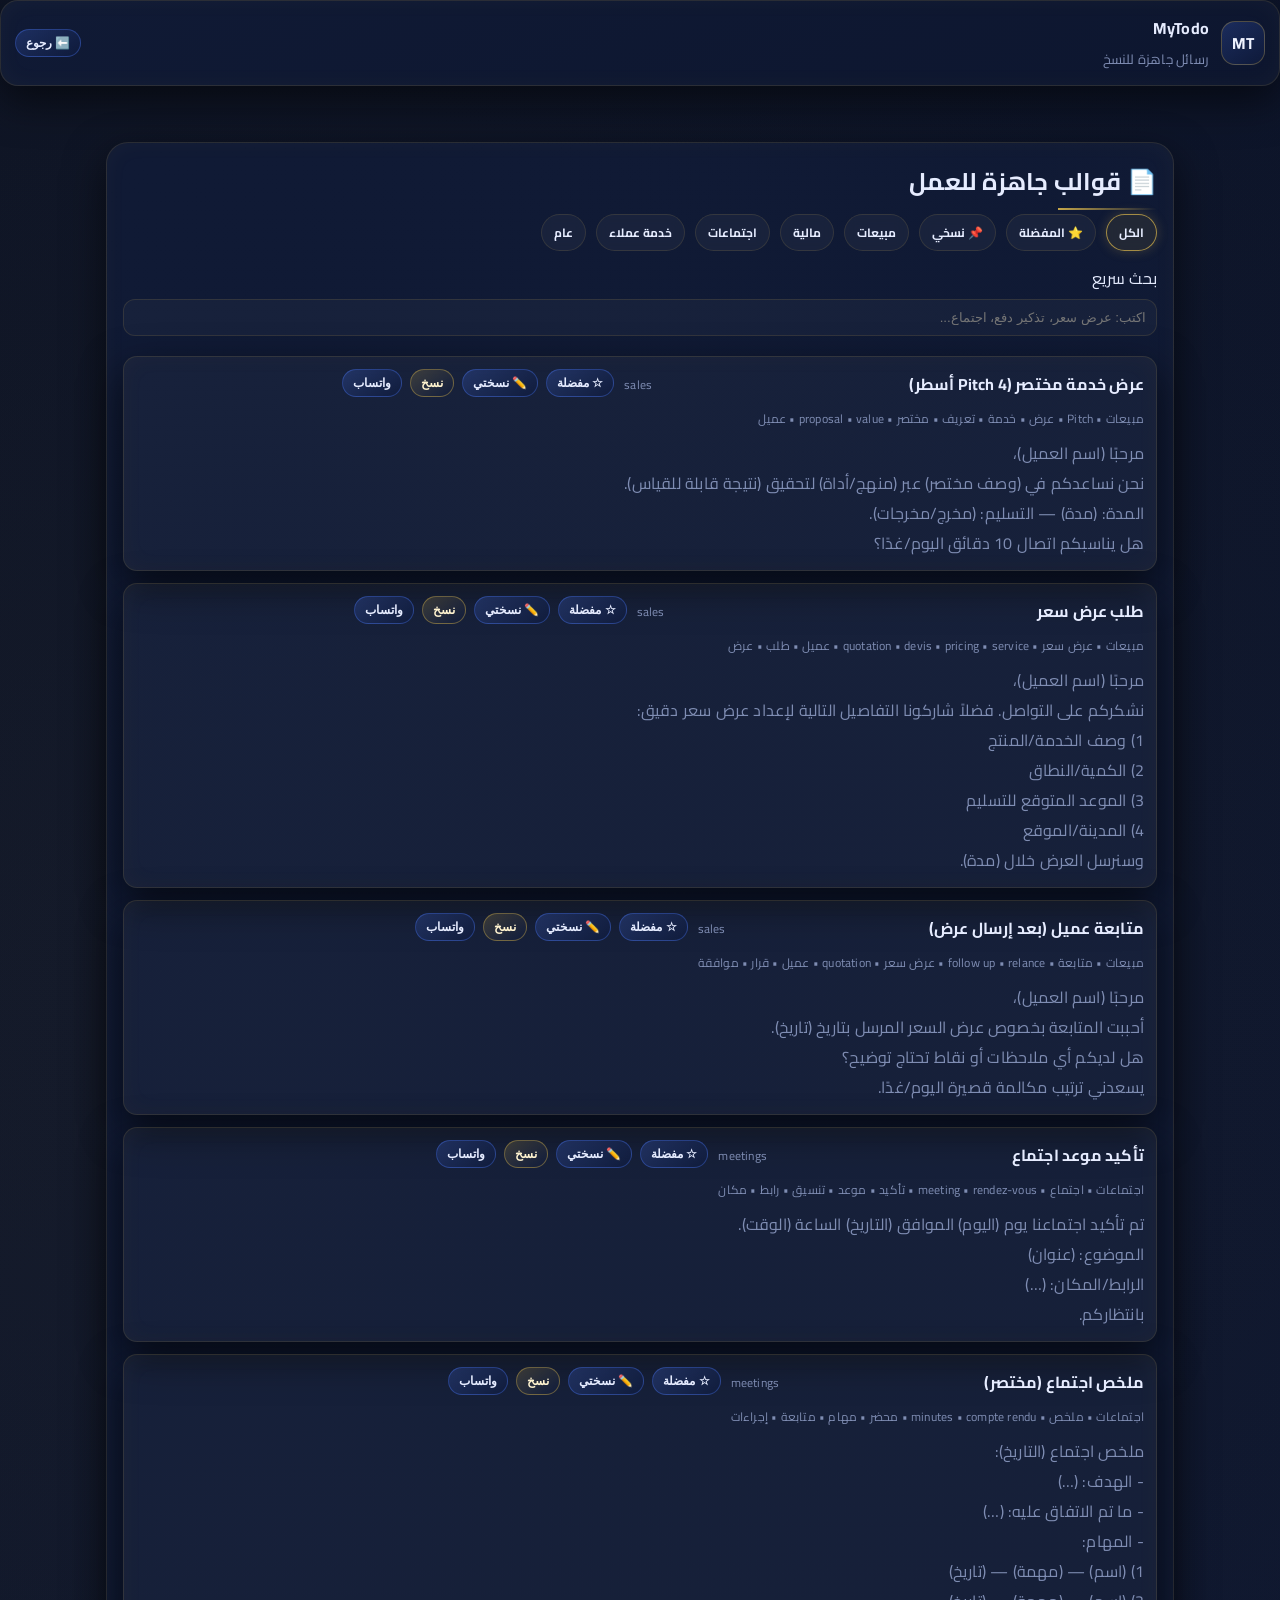
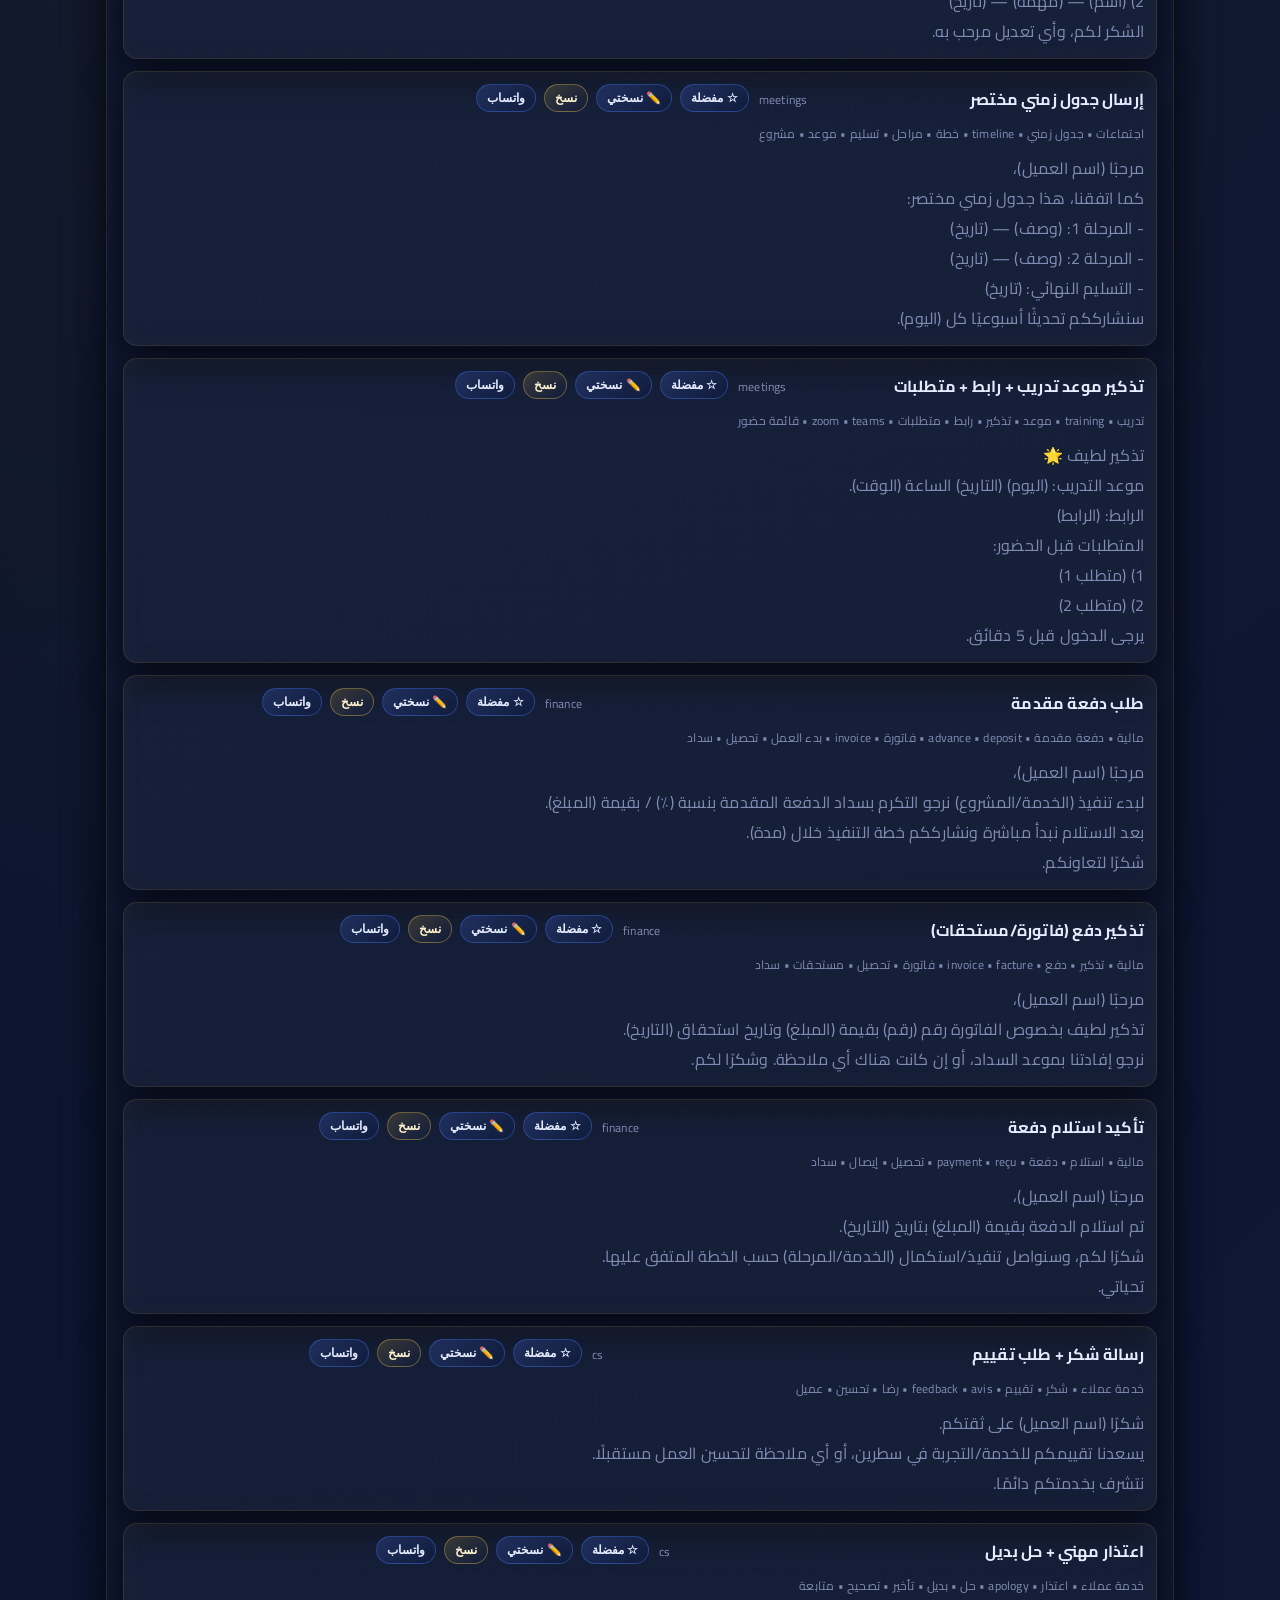
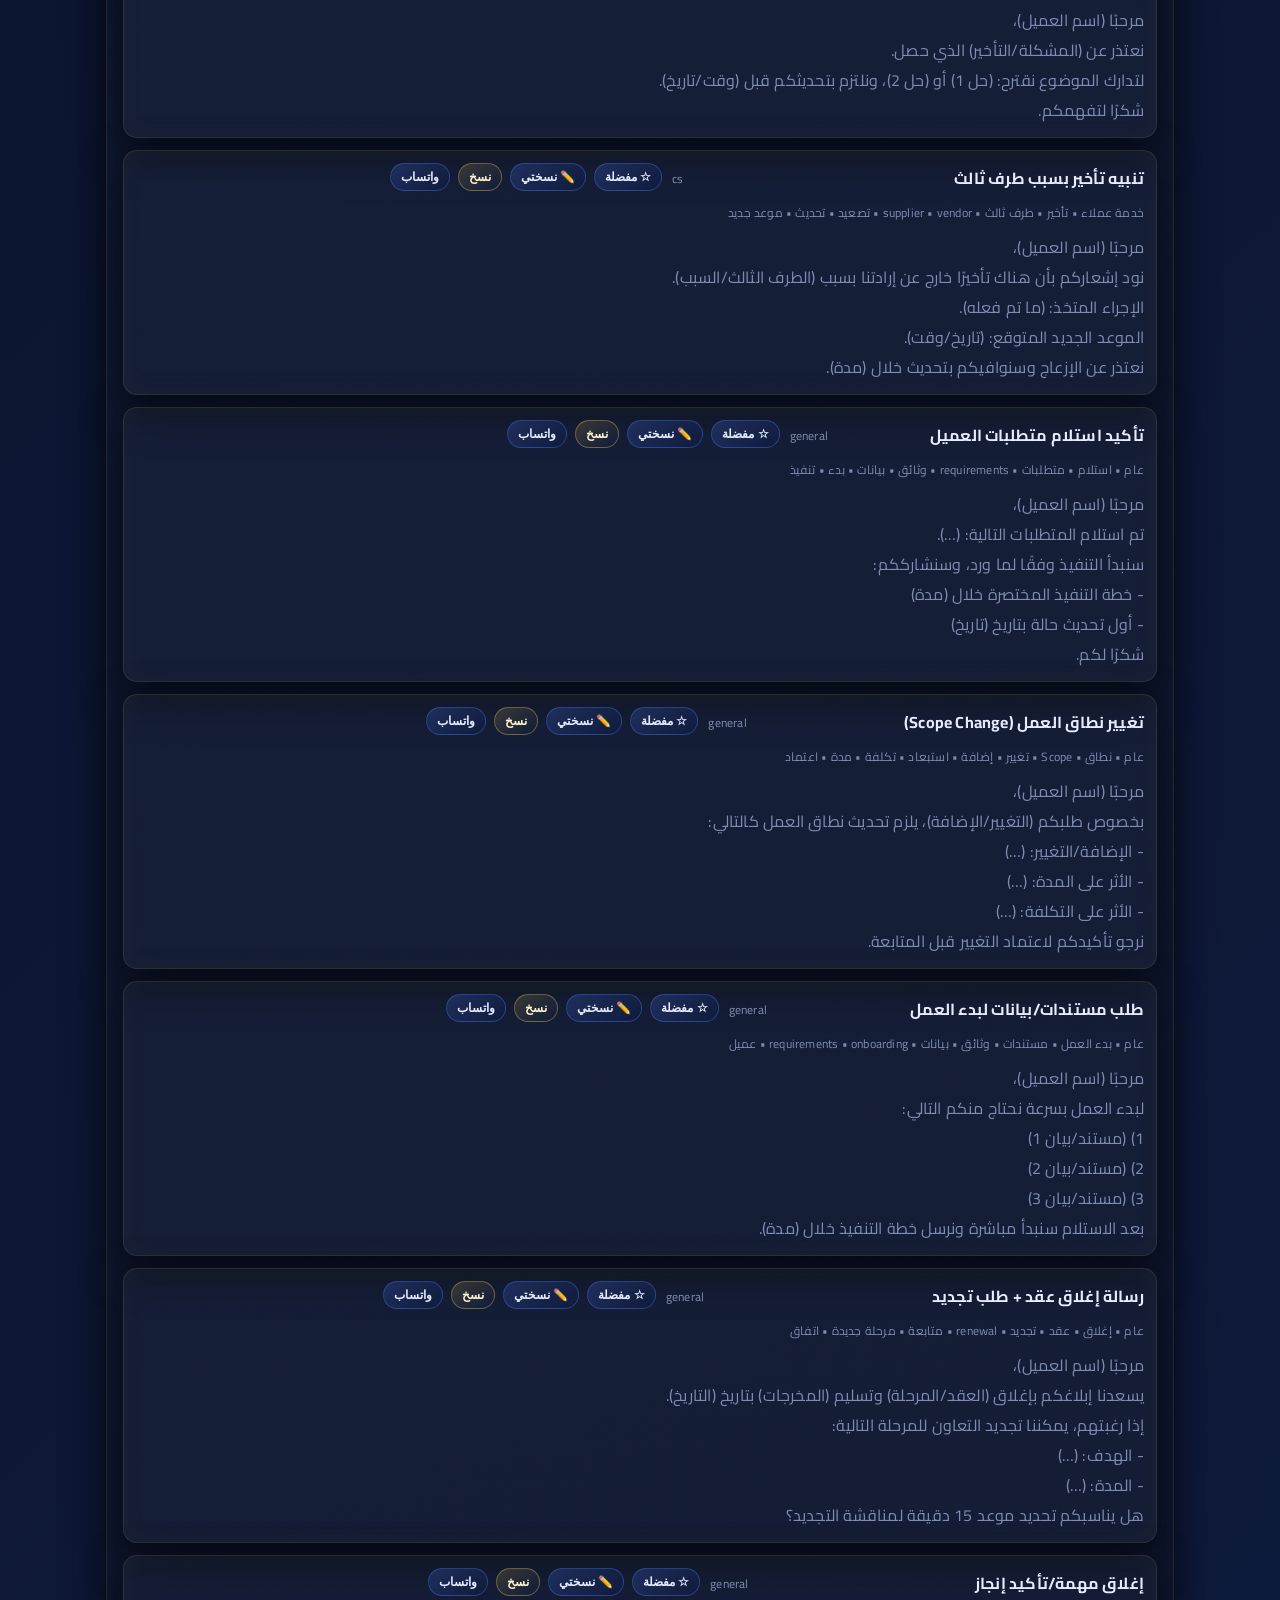
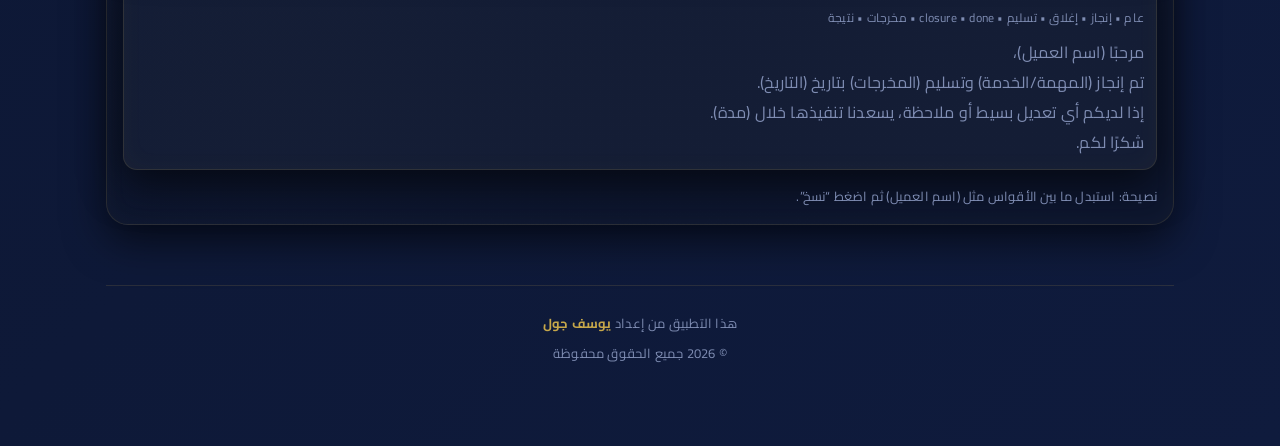
<file: tools/templates.html>
<!doctype html>
<html lang="ar" dir="rtl">
<head>
  <meta charset="utf-8" />
  <meta name="viewport" content="width=device-width,initial-scale=1" />
  <title>قوالب جاهزة</title>

  <!-- FAVICON — MyTodo -->
  <link rel="icon" type="image/svg+xml"
    href='data:image/svg+xml,
    <svg xmlns="http://www.w3.org/2000/svg" width="64" height="64">
      <defs>
        <linearGradient id="g" x1="0" y1="0" x2="1" y2="1">
          <stop offset="0" stop-color="%230b1020"/>
          <stop offset="1" stop-color="%234f7cff"/>
        </linearGradient>
      </defs>
      <rect width="64" height="64" rx="14" fill="url(%23g)"/>
      <rect x="4" y="4" width="56" height="56" rx="12"
            fill="none" stroke="%23fbbf24" stroke-width="2"/>
      <text x="50%" y="52%" text-anchor="middle"
            font-family="Arial, sans-serif"
            font-size="22"
            font-weight="800"
            fill="%23eef2ff">MT</text>
      <text x="50%" y="78%" text-anchor="middle"
            font-family="Arial, sans-serif"
            font-size="10"
            font-weight="700"
            fill="%23fbbf24">TODO</text>
    </svg>'>

  <link rel="manifest" href="../manifest.webmanifest">
  <meta name="theme-color" content="#0a1124">
  <link rel="stylesheet" href="../css/style.css?v=20260218_2">

  <script>
    if ("serviceWorker" in navigator) {
      window.addEventListener("load", () => {
        navigator.serviceWorker.register("../sw.js", { scope: "../" });
      });
    }
  </script>
</head>

<body>
  <div id="shellMount"></div>

  <script>
    async function mountShell(){
      const res = await fetch("../templates/page-shell.html", { cache: "no-store" });
      const shell = await res.text();
      document.getElementById("shellMount").innerHTML = shell;
    }

    async function initPage(){
      await mountShell();

      const content = document.getElementById("pageContent");
      const title = document.getElementById("pageTitle");
      const subtitle = document.getElementById("pageSubtitle");

      if(title) title.textContent = "📄 قوالب جاهزة للعمل";
      if(subtitle) subtitle.textContent = "رسائل جاهزة للنسخ";

      content.innerHTML = `
        <div class="tabs-row" style="margin-bottom:12px;">
          <button type="button" class="tab-btn active" data-tab="all">الكل</button>
          <button type="button" class="tab-btn" data-tab="favs">⭐ المفضلة</button>
          <button type="button" class="tab-btn" data-tab="custom">📌 نسخي</button>
          <button type="button" class="tab-btn" data-tab="sales">مبيعات</button>
          <button type="button" class="tab-btn" data-tab="finance">مالية</button>
          <button type="button" class="tab-btn" data-tab="meetings">اجتماعات</button>
          <button type="button" class="tab-btn" data-tab="cs">خدمة عملاء</button>
          <button type="button" class="tab-btn" data-tab="general">عام</button>
        </div>

        <div class="field" style="margin-bottom:12px;">
          <label>بحث سريع</label>
          <input id="searchInput" placeholder="اكتب: عرض سعر، تذكير دفع، اجتماع...">
        </div>

        <ul id="tplList" class="list"></ul>

        <div style="margin-top:14px; color:var(--muted); font-size:13px;">
          نصيحة: استبدل ما بين الأقواس مثل (اسم العميل) ثم اضغط “نسخ”.
        </div>
      `;

      const TEMPLATES = [
        // ======================
        // SALES
        // ======================
        {
          id: "pitch_service",
          title: "عرض خدمة مختصر (Pitch 4 أسطر)",
          category: "sales",
          tags: ["مبيعات","Pitch","عرض","خدمة","تعريف","مختصر","proposal","value","عميل"],
          text:
`مرحبًا (اسم العميل)،
نحن نساعدكم في (وصف مختصر) عبر (منهج/أداة) لتحقيق (نتيجة قابلة للقياس).
المدة: (مدة) — التسليم: (مخرج/مخرجات).
هل يناسبكم اتصال 10 دقائق اليوم/غدًا؟`
        },
        {
          id: "quote_request",
          title: "طلب عرض سعر",
          category: "sales",
          tags: ["مبيعات","عرض سعر","quotation","devis","pricing","service","عميل","طلب","عرض"],
          text:
`مرحبًا (اسم العميل)،
نشكركم على التواصل. فضلاً شاركونا التفاصيل التالية لإعداد عرض سعر دقيق:
1) وصف الخدمة/المنتج
2) الكمية/النطاق
3) الموعد المتوقع للتسليم
4) المدينة/الموقع
وسنرسل العرض خلال (مدة).`
        },
        {
          id: "followup_quote",
          title: "متابعة عميل (بعد إرسال عرض)",
          category: "sales",
          tags: ["مبيعات","متابعة","follow up","relance","عرض سعر","quotation","عميل","قرار","موافقة"],
          text:
`مرحبًا (اسم العميل)،
أحببت المتابعة بخصوص عرض السعر المرسل بتاريخ (تاريخ).
هل لديكم أي ملاحظات أو نقاط تحتاج توضيح؟
يسعدني ترتيب مكالمة قصيرة اليوم/غدًا.`
        },

        // ======================
        // MEETINGS
        // ======================
        {
          id: "meeting_confirm",
          title: "تأكيد موعد اجتماع",
          category: "meetings",
          tags: ["اجتماعات","اجتماع","meeting","rendez-vous","تأكيد","موعد","تنسيق","رابط","مكان"],
          text:
`تم تأكيد اجتماعنا يوم (اليوم) الموافق (التاريخ) الساعة (الوقت).
الموضوع: (عنوان)
الرابط/المكان: (…)
بانتظاركم.`
        },
        {
          id: "meeting_summary",
          title: "ملخص اجتماع (مختصر)",
          category: "meetings",
          tags: ["اجتماعات","ملخص","minutes","compte rendu","محضر","مهام","متابعة","إجراءات"],
          text:
`ملخص اجتماع (التاريخ):
- الهدف: (…)
- ما تم الاتفاق عليه: (…)
- المهام:
1) (اسم) — (مهمة) — (تاريخ)
2) (اسم) — (مهمة) — (تاريخ)
الشكر لكم، وأي تعديل مرحب به.`
        },
        {
          id: "timeline_short",
          title: "إرسال جدول زمني مختصر",
          category: "meetings",
          tags: ["اجتماعات","جدول زمني","timeline","خطة","مراحل","تسليم","موعد","مشروع"],
          text:
`مرحبًا (اسم العميل)،
كما اتفقنا، هذا جدول زمني مختصر:
- المرحلة 1: (وصف) — (تاريخ)
- المرحلة 2: (وصف) — (تاريخ)
- التسليم النهائي: (تاريخ)
سنشارككم تحديثًا أسبوعيًا كل (اليوم).`
        },
        {
          id: "training_reminder",
          title: "تذكير موعد تدريب + رابط + متطلبات",
          category: "meetings",
          tags: ["تدريب","training","موعد","تذكير","رابط","متطلبات","zoom","teams","قائمة حضور"],
          text:
`تذكير لطيف 🌟
موعد التدريب: (اليوم) (التاريخ) الساعة (الوقت).
الرابط: (الرابط)
المتطلبات قبل الحضور:
1) (متطلب 1)
2) (متطلب 2)
يرجى الدخول قبل 5 دقائق.`
        },

        // ======================
        // FINANCE
        // ======================
        {
          id: "advance_payment",
          title: "طلب دفعة مقدمة",
          category: "finance",
          tags: ["مالية","دفعة مقدمة","advance","deposit","فاتورة","invoice","بدء العمل","تحصيل","سداد"],
          text:
`مرحبًا (اسم العميل)،
لبدء تنفيذ (الخدمة/المشروع) نرجو التكرم بسداد الدفعة المقدمة بنسبة (٪) / بقيمة (المبلغ).
بعد الاستلام نبدأ مباشرة ونشارككم خطة التنفيذ خلال (مدة).
شكرًا لتعاونكم.`
        },
        {
          id: "payment_reminder",
          title: "تذكير دفع (فاتورة/مستحقات)",
          category: "finance",
          tags: ["مالية","تذكير","دفع","invoice","facture","فاتورة","تحصيل","مستحقات","سداد"],
          text:
`مرحبًا (اسم العميل)،
تذكير لطيف بخصوص الفاتورة رقم (رقم) بقيمة (المبلغ) وتاريخ استحقاق (التاريخ).
نرجو إفادتنا بموعد السداد، أو إن كانت هناك أي ملاحظة. وشكرًا لكم.`
        },
        {
          id: "payment_received",
          title: "تأكيد استلام دفعة",
          category: "finance",
          tags: ["مالية","استلام","دفعة","payment","reçu","تحصيل","إيصال","سداد"],
          text:
`مرحبًا (اسم العميل)،
تم استلام الدفعة بقيمة (المبلغ) بتاريخ (التاريخ).
شكرًا لكم، وسنواصل تنفيذ/استكمال (الخدمة/المرحلة) حسب الخطة المتفق عليها.
تحياتي.`
        },

        // ======================
        // CUSTOMER SERVICE
        // ======================
        {
          id: "thanks_review",
          title: "رسالة شكر + طلب تقييم",
          category: "cs",
          tags: ["خدمة عملاء","شكر","تقييم","feedback","avis","رضا","تحسين","عميل"],
          text:
`شكرًا (اسم العميل) على ثقتكم.
يسعدنا تقييمكم للخدمة/التجربة في سطرين، أو أي ملاحظة لتحسين العمل مستقبلًا.
نتشرف بخدمتكم دائمًا.`
        },
        {
          id: "apology_solution",
          title: "اعتذار مهني + حل بديل",
          category: "cs",
          tags: ["خدمة عملاء","اعتذار","apology","حل","بديل","تأخير","تصحيح","متابعة"],
          text:
`مرحبًا (اسم العميل)،
نعتذر عن (المشكلة/التأخير) الذي حصل.
لتدارك الموضوع نقترح: (حل 1) أو (حل 2)، ونلتزم بتحديثكم قبل (وقت/تاريخ).
شكرًا لتفهمكم.`
        },
        {
          id: "third_party_delay",
          title: "تنبيه تأخير بسبب طرف ثالث",
          category: "cs",
          tags: ["خدمة عملاء","تأخير","طرف ثالث","supplier","vendor","تصعيد","تحديث","موعد جديد"],
          text:
`مرحبًا (اسم العميل)،
نود إشعاركم بأن هناك تأخيرًا خارج عن إرادتنا بسبب (الطرف الثالث/السبب).
الإجراء المتخذ: (ما تم فعله).
الموعد الجديد المتوقع: (تاريخ/وقت).
نعتذر عن الإزعاج وسنوافيكم بتحديث خلال (مدة).`
        },

        // ======================
        // GENERAL
        // ======================
        {
          id: "requirements_received",
          title: "تأكيد استلام متطلبات العميل",
          category: "general",
          tags: ["عام","استلام","متطلبات","requirements","وثائق","بيانات","بدء","تنفيذ"],
          text:
`مرحبًا (اسم العميل)،
تم استلام المتطلبات التالية: (…).
سنبدأ التنفيذ وفقًا لما ورد، وسنشارككم:
- خطة التنفيذ المختصرة خلال (مدة)
- أول تحديث حالة بتاريخ (تاريخ)
شكرًا لكم.`
        },
        {
          id: "scope_change",
          title: "تغيير نطاق العمل (Scope Change)",
          category: "general",
          tags: ["عام","نطاق","Scope","تغيير","إضافة","استبعاد","تكلفة","مدة","اعتماد"],
          text:
`مرحبًا (اسم العميل)،
بخصوص طلبكم (التغيير/الإضافة)، يلزم تحديث نطاق العمل كالتالي:
- الإضافة/التغيير: (…)
- الأثر على المدة: (…)
- الأثر على التكلفة: (…)
نرجو تأكيدكم لاعتماد التغيير قبل المتابعة.`
        },
        {
          id: "docs_request",
          title: "طلب مستندات/بيانات لبدء العمل",
          category: "general",
          tags: ["عام","بدء العمل","مستندات","وثائق","بيانات","requirements","onboarding","عميل"],
          text:
`مرحبًا (اسم العميل)،
لبدء العمل بسرعة نحتاج منكم التالي:
1) (مستند/بيان 1)
2) (مستند/بيان 2)
3) (مستند/بيان 3)
بعد الاستلام سنبدأ مباشرة ونرسل خطة التنفيذ خلال (مدة).`
        },
        {
          id: "closure_renewal",
          title: "رسالة إغلاق عقد + طلب تجديد",
          category: "general",
          tags: ["عام","إغلاق","عقد","تجديد","renewal","متابعة","مرحلة جديدة","اتفاق"],
          text:
`مرحبًا (اسم العميل)،
يسعدنا إبلاغكم بإغلاق (العقد/المرحلة) وتسليم (المخرجات) بتاريخ (التاريخ).
إذا رغبتهم، يمكننا تجديد التعاون للمرحلة التالية:
- الهدف: (…)
- المدة: (…)
هل يناسبكم تحديد موعد 15 دقيقة لمناقشة التجديد؟`
        },
        {
          id: "task_done",
          title: "إغلاق مهمة/تأكيد إنجاز",
          category: "general",
          tags: ["عام","إنجاز","إغلاق","تسليم","closure","done","مخرجات","نتيجة"],
          text:
`مرحبًا (اسم العميل)،
تم إنجاز (المهمة/الخدمة) وتسليم (المخرجات) بتاريخ (التاريخ).
إذا لديكم أي تعديل بسيط أو ملاحظة، يسعدنا تنفيذها خلال (مدة).
شكرًا لكم.`
        }
      ];

      const listEl = document.getElementById("tplList");
      const searchEl = document.getElementById("searchInput");

      let activeTab = "all";

      // LocalStorage
      const LS_FAVS = "mytodo_tpl_favs_v1";
      const LS_EDITS = "mytodo_tpl_edits_v1";

      function loadFavs(){
        try { return new Set(JSON.parse(localStorage.getItem(LS_FAVS) || "[]")); }
        catch { return new Set(); }
      }
      function saveFavs(set){
        localStorage.setItem(LS_FAVS, JSON.stringify(Array.from(set)));
      }
      function loadEdits(){
        try { return JSON.parse(localStorage.getItem(LS_EDITS) || "{}"); }
        catch { return {}; }
      }
      function saveEdits(obj){
        localStorage.setItem(LS_EDITS, JSON.stringify(obj));
      }
      function getAllTemplates(){
        const store = loadEdits();
        const custom = Array.isArray(store.custom) ? store.custom : [];
        return [...TEMPLATES, ...custom];
      }

      function esc(s){
        return String(s).replace(/[&<>"']/g, m => ({
          "&":"&amp;","<":"&lt;",">":"&gt;",'"':"&quot;","'":"&#39;"
        }[m]));
      }

      function render(items){
        const favs = loadFavs();
        listEl.innerHTML = "";

        if(!items.length){
          listEl.innerHTML = `<li class="card" style="padding:12px;">لا توجد نتائج.</li>`;
          return;
        }

        for(const item of items){
          const li = document.createElement("li");
          li.className = "card";
          li.style.padding = "12px";

          const tagsLine = (item.tags || []).join(" • ");
          const isFav = favs.has(item.id) ? "⭐" : "☆";

          // هل هذا القالب نسخة شخصية؟
const isCustom = String(item.id || "").startsWith("custom_");

// زر الحذف يظهر فقط للنسخ الشخصية
const deleteBtnHtml = isCustom
  ? `<button type="button" class="btn-danger small" data-del="${esc(item.id)}">🗑 حذف</button>`
  : "";

// زر "نسختي" يظهر فقط للقوالب الأصلية (لأن النسخ الشخصية لا تحتاج نسخ منها)
const cloneBtnHtml = !isCustom
  ? `<button type="button" class="btn-primary small" data-edit="${esc(item.id)}">✏️ نسختي</button>`
  : "";

        li.innerHTML = `
        <div style="display:flex; gap:10px; flex-wrap:wrap; justify-content:space-between; align-items:flex-start;">
            <div style="flex:1; min-width:240px;">
            <div style="display:flex; gap:10px; flex-wrap:wrap; align-items:center; justify-content:space-between;">
                <div style="font-weight:800;">${esc(item.title)}</div>
                <div style="color:var(--muted); font-size:12px;">${esc(item.category)}</div>
            </div>

            <div style="color:var(--muted); font-size:12px; margin:8px 0;">
                ${esc(tagsLine)}
            </div>

            <pre style="margin:0; white-space:pre-wrap; color:var(--muted); font-family:inherit;">${esc(item.text)}</pre>
            </div>

            <div style="display:flex; gap:8px; flex-wrap:wrap;">
            <button type="button" class="btn-primary small" data-fav="${esc(item.id)}">${isFav} مفضلة</button>
            ${cloneBtnHtml}
            <button type="button" class="btn-gold small" data-copy="${esc(item.text)}">نسخ</button>
            <button type="button" class="btn-primary small" data-wa="${esc(item.text)}">واتساب</button>
            ${deleteBtnHtml}
            </div>
        </div>
        `;
          listEl.appendChild(li);
        }
      }

      function filter(){
        const q = (searchEl.value || "").trim().toLowerCase();
        const favs = loadFavs();

        const ALL = getAllTemplates();
        const filtered = ALL.filter(t => {
          // Tab filter
        let okTab = true;

        if(activeTab === "favs") {
        okTab = favs.has(t.id);
        } else if(activeTab === "custom") {
        okTab = String(t.id || "").startsWith("custom_");
        } else if(activeTab !== "all") {
        okTab = (t.category === activeTab);
        }

        if(!okTab) return false;

          // Search filter
          if(!q) return true;

          const hay = [t.title, t.text, ...(t.tags || [])].join(" ").toLowerCase();
          return hay.includes(q);
        });

        render(filtered);
      }

      // COPY
      document.addEventListener("click", async (e) => {
        const btn = e.target.closest("button[data-copy]");
        if(!btn) return;
        const text = btn.getAttribute("data-copy") || "";
        try{
          await navigator.clipboard.writeText(text);
          btn.textContent = "✅ تم";
          setTimeout(()=> btn.textContent = "نسخ", 900);
        }catch{
          alert("تعذر النسخ. جرّب النسخ اليدوي.");
        }
      });

      // WHATSAPP
      document.addEventListener("click", (e) => {
        const waBtn = e.target.closest("button[data-wa]");
        if(!waBtn) return;

        const text = waBtn.getAttribute("data-wa") || "";
        const url = "https://wa.me/?text=" + encodeURIComponent(text);
        window.open(url, "_blank", "noopener");
      });

      // ⭐ Fav + ✏️ Clone (single listener)
      document.addEventListener("click", (e) => {
        // ⭐ Favorite toggle
        const favBtn = e.target.closest("button[data-fav]");
        if (favBtn) {
          const id = favBtn.getAttribute("data-fav");
          const favs = loadFavs();
          if (favs.has(id)) favs.delete(id);
          else favs.add(id);
          saveFavs(favs);
          filter();
          return;
        }
        // 🗑 Delete personal copy
        const delBtn = e.target.closest("button[data-del]");
        if (delBtn) {
        const id = delBtn.getAttribute("data-del");
        if (!id || !id.startsWith("custom_")) return;

        if (!confirm("هل تريد حذف هذه النسخة الشخصية؟")) return;

        const store = loadEdits();
        const customArr = Array.isArray(store.custom) ? store.custom : [];
        store.custom = customArr.filter(x => x.id !== id);
        saveEdits(store);

        filter();
        return;
        }
        // ✏️ Create personal copy (clone)
        const editBtn = e.target.closest("button[data-edit]");
        if (editBtn) {
          const id = editBtn.getAttribute("data-edit");
          const base = TEMPLATES.find(t => t.id === id);
          if (!base) return;

          const newTitle = prompt("عنوان النسخة الشخصية:", `${base.title} — نسختي`);
          if (newTitle === null) return;

          const newText = prompt("نص النسخة الشخصية:", base.text);
          if (newText === null) return;

          const store = loadEdits();
          const customArr = Array.isArray(store.custom) ? store.custom : [];
          const newId = `custom_${Date.now()}`;

          customArr.push({
            id: newId,
            title: (newTitle.trim() || `${base.title} — نسختي`),
            text: newText,
            category: base.category,
            tags: base.tags
          });

          store.custom = customArr;
          saveEdits(store);

          filter();
          return;
        }
      });

      // TABS (single listener) ✅ هذا هو الذي كان ناقصًا
      document.addEventListener("click", (e) => {
        const tab = e.target.closest("button.tab-btn");
        if(!tab) return;

        document.querySelectorAll(".tab-btn").forEach(b => b.classList.remove("active"));
        tab.classList.add("active");

        activeTab = tab.getAttribute("data-tab") || "all";
        filter();
      });

      // Search
      searchEl.addEventListener("input", filter);

      // First render
      filter();
    }

    initPage();
  </script>
</body>
</html>
</file>
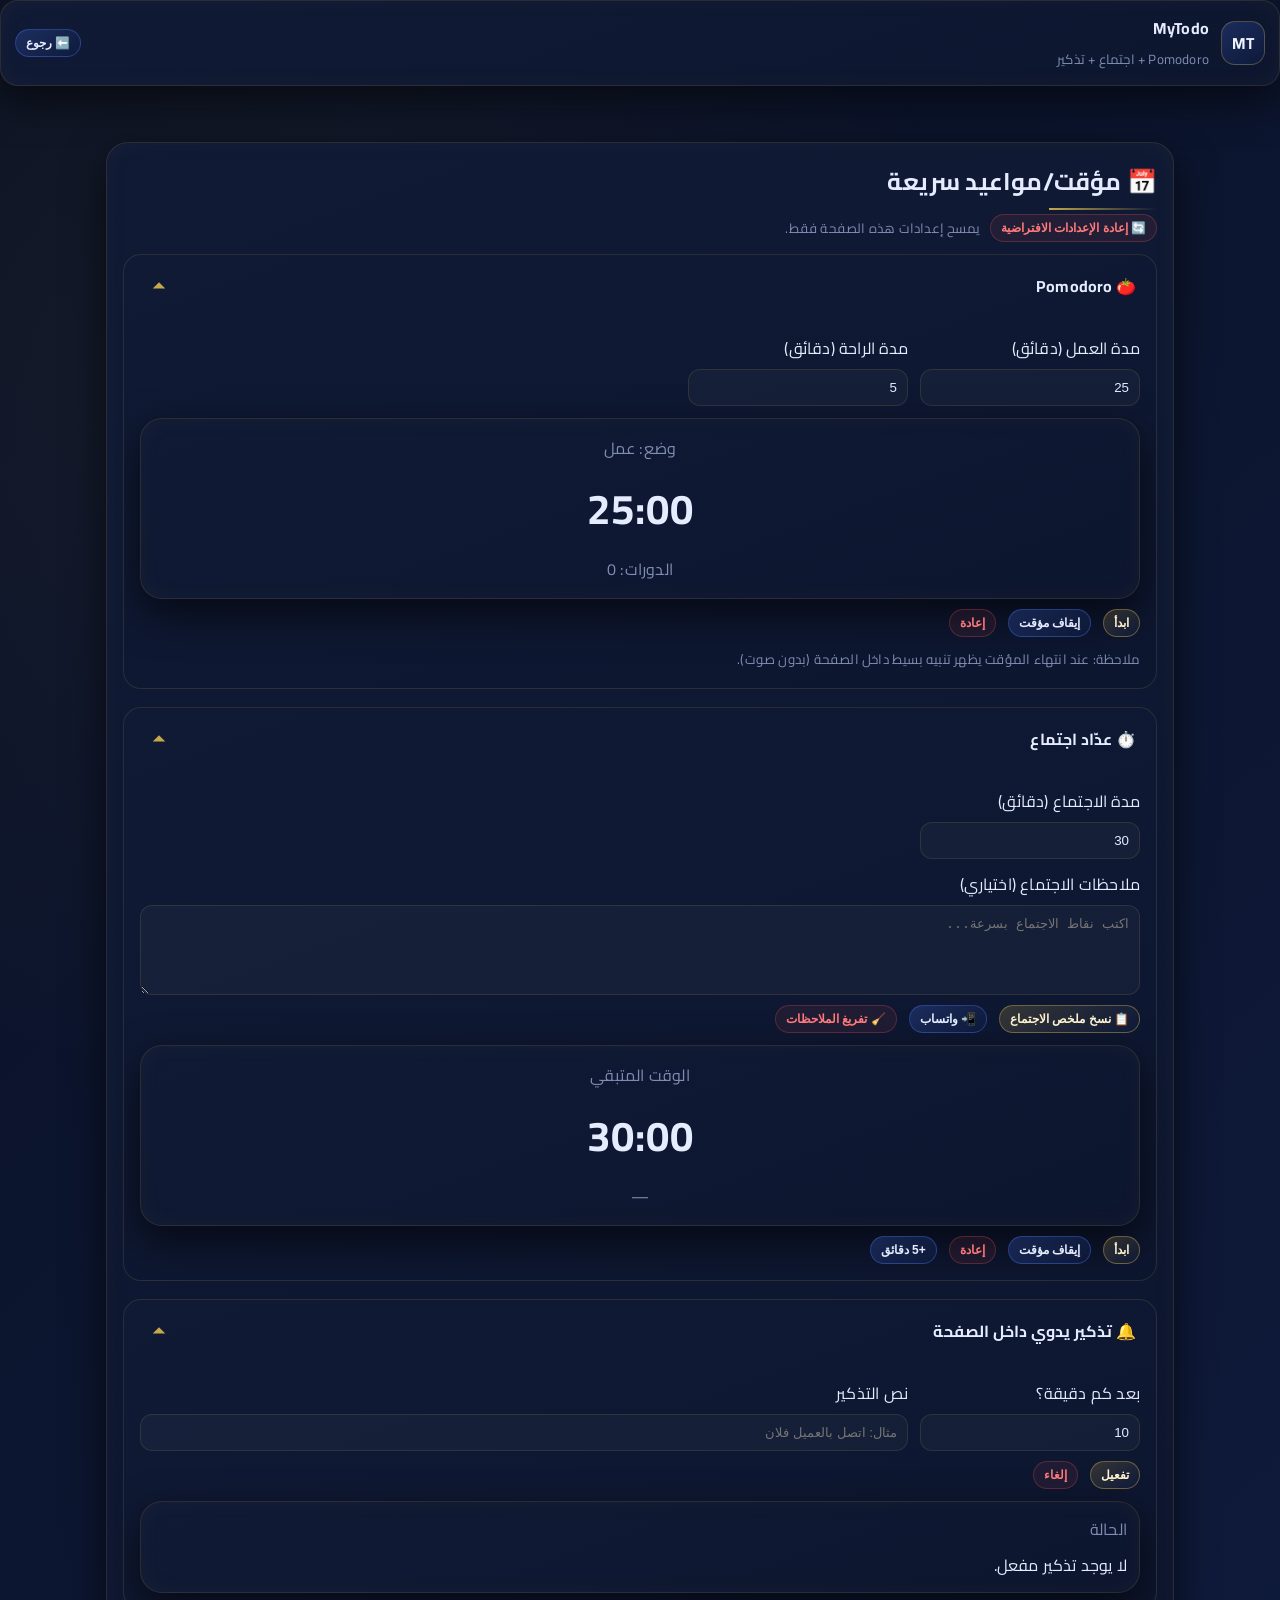
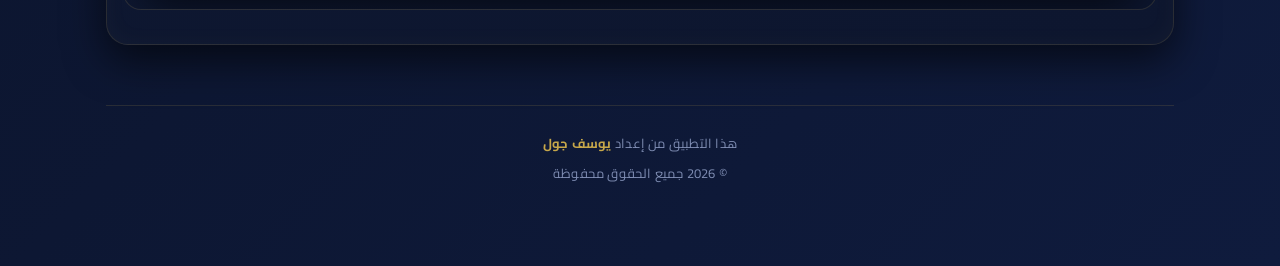
<file: tools/timer.html>
<!doctype html>
<html lang="ar" dir="rtl">
<head>
  <meta charset="utf-8" />
  <meta name="viewport" content="width=device-width,initial-scale=1" />
  <title>مؤقت/مواعيد سريعة</title>

  <!-- FAVICON — MyTodo -->
  <link rel="icon" type="image/svg+xml"
    href='data:image/svg+xml,
    <svg xmlns="http://www.w3.org/2000/svg" width="64" height="64">
      <defs>
        <linearGradient id="g" x1="0" y1="0" x2="1" y2="1">
          <stop offset="0" stop-color="%230b1020"/>
          <stop offset="1" stop-color="%234f7cff"/>
        </linearGradient>
      </defs>
      <rect width="64" height="64" rx="14" fill="url(%23g)"/>
      <rect x="4" y="4" width="56" height="56" rx="12"
            fill="none" stroke="%23fbbf24" stroke-width="2"/>
      <text x="50%" y="52%" text-anchor="middle"
            font-family="Arial, sans-serif"
            font-size="22"
            font-weight="800"
            fill="%23eef2ff">MT</text>
      <text x="50%" y="78%" text-anchor="middle"
            font-family="Arial, sans-serif"
            font-size="10"
            font-weight="700"
            fill="%23fbbf24">TODO</text>
    </svg>'>

  <link rel="manifest" href="../manifest.webmanifest">
  <meta name="theme-color" content="#0a1124">
  <link rel="stylesheet" href="../css/style.css?v=20260218_2">

  <script>
    if ("serviceWorker" in navigator) {
      window.addEventListener("load", () => {
        navigator.serviceWorker.register("../sw.js", { scope: "../" });
      });
    }
  </script>
</head>

<body>
  <div id="shellMount"></div>

  <script>
    async function mountShell(){
      const res = await fetch("../templates/page-shell.html", { cache: "no-store" });
      const shell = await res.text();
      document.getElementById("shellMount").innerHTML = shell;
    }

    function pad(n){ return String(n).padStart(2,"0"); }
    function fmt(sec){
      sec = Math.max(0, Math.floor(sec));
      const m = Math.floor(sec/60);
      const s = sec % 60;
      return `${pad(m)}:${pad(s)}`;
    }

    // =========================
    // LocalStorage (this page only)
    // =========================
    const LS_TIMER = "mytodo_timer_settings_v1";

    function loadSettings(){
      try { return JSON.parse(localStorage.getItem(LS_TIMER) || "{}"); }
      catch { return {}; }
    }
    function saveSettings(obj){
      localStorage.setItem(LS_TIMER, JSON.stringify(obj));
    }

    async function initPage(){
      await mountShell();

      const content = document.getElementById("pageContent");
      const title = document.getElementById("pageTitle");
      const subtitle = document.getElementById("pageSubtitle");

      if(title) title.textContent = "📅 مؤقت/مواعيد سريعة";
      if(subtitle) subtitle.textContent = "Pomodoro + اجتماع + تذكير";

      content.innerHTML = `
        <div style="display:flex; gap:10px; flex-wrap:wrap; align-items:center; margin-bottom:12px;">
          <button class="btn-danger small" id="resetDefaultsBtn">🔄 إعادة الإعدادات الافتراضية</button>
          <small style="color:var(--muted);">يمسح إعدادات هذه الصفحة فقط.</small>
        </div>

        <!-- Pomodoro -->
        <div class="section-accordion active">
          <div class="section-header">
            <span>🍅 Pomodoro</span>
            <svg class="section-icon" width="18" height="18" viewBox="0 0 24 24">
              <path fill="currentColor" d="M7 10l5 5 5-5z"/>
            </svg>
          </div>
          <div class="section-content" style="max-height:none; opacity:1; padding:16px;">
            <div class="row">
              <div class="field" style="max-width:220px;">
                <label>مدة العمل (دقائق)</label>
                <input id="pWork" type="number" value="25" min="1">
              </div>
              <div class="field" style="max-width:220px;">
                <label>مدة الراحة (دقائق)</label>
                <input id="pBreak" type="number" value="5" min="1">
              </div>
            </div>

            <div class="card" style="margin-top:12px; padding:14px; text-align:center;">
              <div style="color:var(--muted); margin-bottom:6px;" id="pMode">وضع: عمل</div>
              <div style="font-size:42px; font-weight:900; letter-spacing:1px;" id="pTimer">25:00</div>
              <div style="color:var(--muted); margin-top:6px;" id="pCycles">الدورات: 0</div>
            </div>

            <div class="row" style="margin-top:10px;">
              <button class="btn-gold small" id="pStart">ابدأ</button>
              <button class="btn-primary small" id="pPause">إيقاف مؤقت</button>
              <button class="btn-danger small" id="pReset">إعادة</button>
            </div>

            <small style="color:var(--muted); display:block; margin-top:10px;">
              ملاحظة: عند انتهاء المؤقت يظهر تنبيه بسيط داخل الصفحة (بدون صوت).
            </small>
          </div>
        </div>

        <!-- Meeting Timer -->
        <div class="section-accordion active">
          <div class="section-header">
            <span>⏱️ عدّاد اجتماع</span>
            <svg class="section-icon" width="18" height="18" viewBox="0 0 24 24">
              <path fill="currentColor" d="M7 10l5 5 5-5z"/>
            </svg>
          </div>
          <div class="section-content" style="max-height:none; opacity:1; padding:16px;">
            <div class="row">
              <div class="field" style="max-width:220px;">
                <label>مدة الاجتماع (دقائق)</label>
                <input id="mMin" type="number" value="30" min="1">
              </div>
              
            </div>
                <div class="field" style="margin-top:10px;">
  <label>ملاحظات الاجتماع (اختياري)</label>
  <textarea id="mNotes" placeholder="اكتب نقاط الاجتماع بسرعة..."></textarea>
</div>

<div class="row" style="margin-top:10px;">
  <button class="btn-gold small" id="copyMeetingSummary">📋 نسخ ملخص الاجتماع</button>
  <button class="btn-primary small" id="waMeetingSummary">📲 واتساب</button>
  
  <button class="btn-danger small" id="clearMeetingNotes">🧹 تفريغ الملاحظات</button>
</div>
            <div class="card" style="margin-top:12px; padding:14px; text-align:center;">
              <div style="color:var(--muted); margin-bottom:6px;">الوقت المتبقي</div>
              <div style="font-size:42px; font-weight:900; letter-spacing:1px;" id="mTimer">30:00</div>
              <div style="color:var(--muted); margin-top:6px;" id="mNote">—</div>
            </div>

            <div class="row" style="margin-top:10px;">
              <button class="btn-gold small" id="mStart">ابدأ</button>
              <button class="btn-primary small" id="mPause">إيقاف مؤقت</button>
              <button class="btn-danger small" id="mReset">إعادة</button>
              <button class="btn-primary small" id="mAdd5">+5 دقائق</button>
            </div>
          </div>
        </div>

        <!-- Manual Reminder -->
        <div class="section-accordion active">
          <div class="section-header">
            <span>🔔 تذكير يدوي داخل الصفحة</span>
            <svg class="section-icon" width="18" height="18" viewBox="0 0 24 24">
              <path fill="currentColor" d="M7 10l5 5 5-5z"/>
            </svg>
          </div>
          <div class="section-content" style="max-height:none; opacity:1; padding:16px;">
            <div class="row">
              <div class="field" style="max-width:220px;">
                <label>بعد كم دقيقة؟</label>
                <input id="rMin" type="number" value="10" min="1">
              </div>
              <div class="field">
                <label>نص التذكير</label>
                <input id="rText" placeholder="مثال: اتصل بالعميل فلان">
              </div>
            </div>

            <div class="row" style="margin-top:10px;">
              <button class="btn-gold small" id="rSet">تفعيل</button>
              <button class="btn-danger small" id="rCancel">إلغاء</button>
            </div>

            <div class="card" style="margin-top:12px; padding:12px;">
              <div style="color:var(--muted); margin-bottom:6px;">الحالة</div>
              <div id="rStatus">لا يوجد تذكير مفعل.</div>
            </div>
          </div>
        </div>
      `;

      // ========= Grab elements =========
      const pWork = document.getElementById("pWork");
      const pBreak = document.getElementById("pBreak");
      const pTimer = document.getElementById("pTimer");
      const pMode = document.getElementById("pMode");
      const pCyclesEl = document.getElementById("pCycles");

      const mMin = document.getElementById("mMin");
      const mNotes = document.getElementById("mNotes");
      const mTimer = document.getElementById("mTimer");
      const mNote = document.getElementById("mNote");

      const rMin = document.getElementById("rMin");
      const rText = document.getElementById("rText");
      const rStatus = document.getElementById("rStatus");

      // ========= Restore settings =========
      const S = loadSettings();
      if (S.pWork) pWork.value = S.pWork;
      if (S.pBreak) pBreak.value = S.pBreak;
      if (S.mMin) mMin.value = S.mMin;
      if (S.rMin) rMin.value = S.rMin;
      if (typeof S.rText === "string") rText.value = S.rText;
      if (typeof S.mNotes === "string") mNotes.value = S.mNotes;
      // ========= Persist settings =========
      function persist(){
        saveSettings({
          pWork: Number(pWork.value || 25),
          pBreak: Number(pBreak.value || 5),
          mMin: Number(mMin.value || 30),
          rMin: Number(rMin.value || 10),
          rText: String(rText.value || ""),
          mNotes: String(mNotes.value || "")
        });
      }
      ["pWork","pBreak","mMin","mNotes","rMin","rText"].forEach(id => {
        const el = document.getElementById(id);
        if(!el) return;
        el.addEventListener("input", persist);
        el.addEventListener("change", persist);
      });
      persist(); // initial save

      // ========= Pomodoro logic =========
      let pInterval = null;
      let pSeconds = 25 * 60;
      let pIsWork = true;
      let pCycles = 0;

      function pSyncFromInputs(){
        const w = Math.max(1, Number(pWork.value||25));
        const b = Math.max(1, Number(pBreak.value||5));
        pSeconds = (pIsWork ? w : b) * 60;
        pTimer.textContent = fmt(pSeconds);
        pMode.textContent = `وضع: ${pIsWork ? "عمل" : "راحة"}`;
        pCyclesEl.textContent = `الدورات: ${pCycles}`;
      }

      function pTick(){
        pSeconds -= 1;
        pTimer.textContent = fmt(pSeconds);

        if(pSeconds <= 0){
          pIsWork = !pIsWork;
          if(pIsWork) pCycles += 1;

          const w = Math.max(1, Number(pWork.value||25));
          const b = Math.max(1, Number(pBreak.value||5));
          pSeconds = (pIsWork ? w : b) * 60;

          pMode.textContent = `✅ انتهى! وضع: ${pIsWork ? "عمل" : "راحة"}`;
          pCyclesEl.textContent = `الدورات: ${pCycles}`;
          setTimeout(() => {
            pMode.textContent = `وضع: ${pIsWork ? "عمل" : "راحة"}`;
          }, 1200);
        }
      }

      document.getElementById("pStart").addEventListener("click", () => {
        if(pInterval) return;
        pSyncFromInputs();
        pInterval = setInterval(pTick, 1000);
      });

      document.getElementById("pPause").addEventListener("click", () => {
        if(pInterval){ clearInterval(pInterval); pInterval = null; }
      });

      document.getElementById("pReset").addEventListener("click", () => {
        if(pInterval){ clearInterval(pInterval); pInterval = null; }
        pIsWork = true;
        pCycles = 0;
        pSyncFromInputs();
      });

      pWork.addEventListener("input", () => { if(!pInterval){ pIsWork = true; pSyncFromInputs(); } });
      pBreak.addEventListener("input", () => { if(!pInterval){ pSyncFromInputs(); } });
      pSyncFromInputs();

      // ========= Meeting timer =========
      let mInterval = null;
      let mSeconds = 30 * 60;

      function mSync(){
        const mm = Math.max(1, Number(mMin.value||30));
        mSeconds = mm * 60;
        mTimer.textContent = fmt(mSeconds);
        mNote.textContent = "—";
      }
      function buildMeetingSummary(){
  const minutes = Math.max(1, Number(mMin.value || 30));
  const notes = (mNotes.value || "").trim();

  const now = new Date();
  const dateStr = now.toLocaleDateString();
  const timeStr = now.toLocaleTimeString();

  return `ملخص اجتماع (${dateStr} — ${timeStr})
- مدة الاجتماع: ${minutes} دقيقة
- ملاحظات:
${notes ? notes : "—"}
`;
}

document.getElementById("copyMeetingSummary").addEventListener("click", async () => {
  const text = buildMeetingSummary();
  try{
    await navigator.clipboard.writeText(text);
    const btn = document.getElementById("copyMeetingSummary");
    const old = btn.textContent;
    btn.textContent = "✅ تم النسخ";
    setTimeout(()=> btn.textContent = old, 1000);
  }catch{
    alert("تعذر النسخ. جرّب النسخ اليدوي.");
  }
});

document.getElementById("waMeetingSummary").addEventListener("click", () => {
  const text = buildMeetingSummary();
  const url = "https://wa.me/?text=" + encodeURIComponent(text);
  window.open(url, "_blank", "noopener");
});

document.getElementById("clearMeetingNotes").addEventListener("click", () => {
  if(!confirm("تفريغ ملاحظات الاجتماع فقط؟")) return;

  mNotes.value = "";
  persist(); // يحفظ التغيير في LocalStorage بدون لمس باقي الإعدادات

  // رسالة صغيرة
  const old = mNote.textContent;
  mNote.textContent = "✅ تم تفريغ الملاحظات";
  setTimeout(()=> { mNote.textContent = old; }, 1200);
});


      function mTick(){
        mSeconds -= 1;
        mTimer.textContent = fmt(mSeconds);

        if(mSeconds === 5*60) mNote.textContent = "⏳ بقي 5 دقائق";
        if(mSeconds === 60) mNote.textContent = "⚠️ بقي دقيقة واحدة";

        if(mSeconds <= 0){
          clearInterval(mInterval);
          mInterval = null;
          mTimer.textContent = "00:00";
          mNote.textContent = "✅ انتهى الاجتماع";
        }
      }

      document.getElementById("mStart").addEventListener("click", () => {
        if(mInterval) return;
        mSync();
        mInterval = setInterval(mTick, 1000);
      });

      document.getElementById("mPause").addEventListener("click", () => {
        if(mInterval){ clearInterval(mInterval); mInterval = null; }
      });

      document.getElementById("mReset").addEventListener("click", () => {
        if(mInterval){ clearInterval(mInterval); mInterval = null; }
        mSync();
      });

      document.getElementById("mAdd5").addEventListener("click", () => {
        mSeconds += 5*60;
        mTimer.textContent = fmt(mSeconds);
        mNote.textContent = "➕ تمت إضافة 5 دقائق";
        setTimeout(()=>{ mNote.textContent = "—"; }, 1200);
      });

      mMin.addEventListener("input", () => { if(!mInterval) mSync(); });
      mSync();

      // ========= Manual reminder =========
      let rTimeout = null;

      document.getElementById("rSet").addEventListener("click", () => {
        if(rTimeout){ clearTimeout(rTimeout); rTimeout = null; }

        const mins = Math.max(1, Number(rMin.value||10));
        const msg = (rText.value || "تذكير").trim();
        const fireAt = new Date(Date.now() + mins*60*1000);

        rStatus.textContent = `✅ تم تفعيل تذكير بعد ${mins} دقيقة — ${msg} (عند: ${fireAt.toLocaleTimeString()})`;

        rTimeout = setTimeout(() => {
          rStatus.textContent = `🔔 ${msg}`;
          rStatus.parentElement.style.boxShadow = "0 0 18px rgba(198,167,74,.35)";
          setTimeout(()=> rStatus.parentElement.style.boxShadow = "none", 1500);
        }, mins*60*1000);
      });

      document.getElementById("rCancel").addEventListener("click", () => {
        if(rTimeout){ clearTimeout(rTimeout); rTimeout = null; }
        rStatus.textContent = "لا يوجد تذكير مفعل.";
      });

      // ========= Reset defaults (only this page storage) =========
      document.getElementById("resetDefaultsBtn").addEventListener("click", () => {
        if(!confirm("سيتم مسح إعدادات هذه الصفحة فقط وإرجاع القيم الافتراضية. متابعة؟")) return;

        // stop timers
        if(pInterval){ clearInterval(pInterval); pInterval = null; }
        if(mInterval){ clearInterval(mInterval); mInterval = null; }
        if(rTimeout){ clearTimeout(rTimeout); rTimeout = null; }

        // clear storage
        localStorage.removeItem(LS_TIMER);

        // defaults
        pWork.value = 25;
        pBreak.value = 5;
        mMin.value = 30;
        mNotes.value = "";
        rMin.value = 10;
        rText.value = "";

        // reset states
        pIsWork = true;
        pCycles = 0;
        pSyncFromInputs();

        mSync();

        rStatus.textContent = "لا يوجد تذكير مفعل.";

        // persist again
        persist();
      });
    }

    initPage();
  </script>
</body>
</html>
</file>
<file: css/style.css>
/* ===============================
   LOCAL CAIRO FONT
=============================== */

@font-face {
  font-family: "Cairo";
  src: url("../fonts/Cairo-Regular.ttf") format("truetype");
  font-weight: 400;
}

@font-face {
  font-family: "Cairo";
  src: url("../fonts/Cairo-Bold.ttf") format("truetype");
  font-weight: 700;
}





/* ===============================
   LUXURY DARK BLUE + GOLD THEME
=============================== */

:root{
  --bg:#0a1124;
  --bg2:#0f1b3d;

  --card:#101a35;
  --card-soft:#0d162f;

  --text:#e6ecff;
  --muted:#7f8db3;

  --gold:#c6a74a;
  --gold-soft:rgba(198,167,74,.15);
  --gold-glow:rgba(198,167,74,.35);

  --danger:#ff7b7b;
  --line:rgba(255,255,255,.06);
}

*{
  box-sizing:border-box;
}


body{
  margin: 0;
  font-family: "Cairo", system-ui, -apple-system, "Segoe UI", Tahoma, sans-serif;
  letter-spacing: .2px;

  background:
    radial-gradient(circle at 20% 20%, rgba(198,167,74,.06), transparent 40%),
    linear-gradient(135deg,var(--bg) 0%,var(--bg2) 100%);
  color:var(--text);
}

h1, h2, h3 {
  font-weight: 700;
}

p, small {
  font-weight: 400;
}

button {
  font-weight: 600;
}


/* ===============================
   LOGIN
=============================== */

.lock-screen{
  display:flex;
  align-items:center;
  justify-content:center;
  height:100vh;
}

.login-box{
  background:linear-gradient(160deg,var(--card),var(--card-soft));
  padding:30px;
  border-radius:20px;
  width:340px;
  border:1px solid var(--gold-soft);
  box-shadow:
    0 20px 50px rgba(0,0,0,.6),
    inset 0 0 30px rgba(198,167,74,.05);
  display:flex;
  flex-direction:column;
  gap:12px;
}

.login-box h2{
  margin:0 0 10px 0;
  text-align:center;
}

.login-box input{
  background:rgba(255,255,255,.03);
  border:1px solid var(--gold-soft);
  border-radius:12px;
  padding:10px;
  color:var(--text);
}

.login-box input:focus{
  outline:none;
  border-color:var(--gold);
  box-shadow:0 0 10px var(--gold-glow);
}

/* ===============================
   APP LAYOUT
=============================== */

.app{
  max-width:1100px;
  margin:40px auto;
  padding:20px;
}

.hidden{
  display:none;
}



/* ===============================
   STATUS PILLS
=============================== */

.stats{
  display:flex;
  gap:12px;
}

.pill{
  padding:8px 16px;
  border-radius:999px;
  border:1px solid var(--gold-soft);
  background:rgba(255,255,255,.03);
  font-size:13px;
  transition:.2s ease;
}

.pill:hover{
  border-color:var(--gold);
  box-shadow:0 0 10px var(--gold-glow);
}
/* LATE PILL */

.pill.late {
  border: 1px solid rgba(255,120,120,.25);
  background: rgba(255,120,120,.05);
}

.late-dot {
  background: #e57373;
  box-shadow: 0 0 8px rgba(255,120,120,.6);
}

.dot{
  width:8px;
  height:8px;
  border-radius:50%;
  background:var(--muted);
  display:inline-block;
  margin-left:6px;
}


/* ===============================
   CARD
=============================== */

.card{
  background:linear-gradient(160deg,var(--card),var(--card-soft));
  padding:22px;
  border-radius:22px;
  border:1px solid var(--gold-soft);
  box-shadow:
    0 15px 40px rgba(0,0,0,.6),
    inset 0 0 25px rgba(198,167,74,.04);
}

.card h2{
  margin-top:0;
  position:relative;
  display:inline-block;
}

.card h2::after{
  content:"";
  position:absolute;
  bottom:-6px;
  right:0;
  width:40%;
  height:2px;
  background:linear-gradient(90deg,var(--gold),transparent);
}

/* ===============================
   FORM ELEMENTS
=============================== */

.row{
  display:flex;
  gap:12px;
  flex-wrap:wrap;
}

.field{
  display:flex;
  flex-direction:column;
  gap:6px;
  flex:1;
}

input,textarea,select{
  background:rgba(255,255,255,.03);
  border:1px solid var(--gold-soft);
  border-radius:12px;
  padding:10px;
  color:var(--text);
  transition:.2s ease;
}

input:focus,textarea:focus,select:focus{
  outline:none;
  border-color:var(--gold);
  box-shadow:0 0 10px var(--gold-glow);
}

textarea{
  min-height:90px;
  resize:vertical;
}

/* ===============================
   BUTTON SYSTEM
=============================== */

button{
  background:rgba(255,255,255,.04);
  color:var(--text);
  border:1px solid var(--gold-soft);
  padding:10px 18px;
  border-radius:14px;
  cursor:pointer;
  transition:.25s ease;
  backdrop-filter:blur(6px);
}

button:hover{
  border-color:var(--gold);
  box-shadow:0 0 12px var(--gold-glow);
  transform:translateY(-1px);
}

.btn-danger{
  background:rgba(255,90,90,.08);
  color:var(--danger);
  border:1px solid rgba(255,90,90,.25);
}

.btn-danger:hover{
  border-color:var(--danger);
  box-shadow:0 0 12px rgba(255,90,90,.4);
}

/* ===============================
   TOOLBAR
=============================== */

.toolbar{
  display:flex;
  gap:12px;
  margin-top:18px;
  flex-wrap:wrap;
}

/* ===============================
   LIST
=============================== */

.list{
  list-style:none;
  padding:0;
  margin:20px 0 0 0;
  display:flex;
  flex-direction:column;
  gap:12px;
}

.list li{
  background:rgba(255,255,255,.03);
  padding:14px;
  border-radius:14px;
  border:1px solid var(--gold-soft);
  transition:.2s ease;
  display:flex;
  justify-content:space-between;
  align-items:flex-start;
}
/* === PATCH: Done task style (soft gold clean) === */
.list li.is-done{
  background: linear-gradient(160deg, rgba(198,167,74,.16), rgba(198,167,74,.06));
  border: 1px solid rgba(198,167,74,.35);
  box-shadow: inset 0 0 18px rgba(198,167,74,.10);
}

/* خلّي البطاقة الداخلية شفافة حتى لا تصير بطاقة داخل بطاقة */
.list li.is-done .task-card{
  background: transparent !important;
  border: 0 !important;
  box-shadow: none !important;
}

/* لمسة خفيفة على النص */
.list li.is-done .task-body p{
  opacity: .92;
}

.list li.is-done .task-header h3{
  opacity: .95;
}
/* === END PATCH === */

/* === PATCH: ensure cards take full width === */
.task-card{
  width:100%;
}
/* === END PATCH === */
/* === PATCH: Done task card style (soft gold) === */

.list li .task-card.is-done .task-body p,
.list li .task-card.is-done .task-header h3{
  color: #fff7dd; /* ذهبي فاتح مقروء */
}

.list li .task-card.is-done .task-info{
  color: rgba(255, 247, 221, .85);
  font-weight: 600;
}
/* === END PATCH === */


.list li:hover{
  border-color:var(--gold);
  box-shadow:0 0 10px var(--gold-glow);
}



/* ===============================
   SMALL UTILITIES
=============================== */

.small{
  padding:6px 10px;
  font-size:12px;
}



.priority-badge {
  padding:4px 10px;
  border-radius:12px;
  font-size:12px;
  font-weight:600;
}

.priority-high {
  background:rgba(239,68,68,.15);
  color:#ef4444;
}

.priority-medium {
  background:rgba(251,191,36,.15);
  color:#fbbf24;
}

.priority-low {
  background:rgba(34,197,94,.15);
  color:#22c55e;
}

/* Animation */
.fade-in {
  animation: fadeIn .35s ease forwards;
}

@keyframes fadeIn {
  from {
    opacity:0;
    transform: translateY(8px);
  }
  to {
    opacity:1;
    transform: translateY(0);
  }
}



/* =========================
   SELECT DARK MODE FIX
========================= */

select {
  background: linear-gradient(145deg, #0f1935, #0c152d);
  color: var(--text);
  border: 1px solid var(--gold-soft);
  border-radius: 12px;
  padding: 8px 12px;
  cursor: pointer;
}

/* شكل السهم */
select:focus {
  outline: none;
  border-color: var(--gold);
  box-shadow: 0 0 10px rgba(198,167,74,.35);
}

/* أهم سطر */
select option {
  background-color: #0f1935;  /* أزرق غامق */
  color: #e6ecff;             /* نص واضح */
}
select option:hover {
  background-color: #14224a;
}


/* ================================
   MOBILE OPTIMIZATION
================================ */

@media (max-width: 768px) {

  body {
    font-size: 14px; /* تصغير الخط العام قليلاً */
  }

  h1 {
    font-size: 20px;
  }

  h2 {
    font-size: 16px;
  }

  .pill {
    font-size: 12px;
    padding: 6px 10px;
  }

  .card {
    padding: 16px;
  }

  input,
  textarea,
  select {
    font-size: 14px;
  }

  button {
    font-size: 13px;
    padding: 8px 14px;
  }

  .task-card h3 {
    font-size: 15px;
  }

  .task-body p {
    font-size: 13px;
  }

  .task-info {
    font-size: 12px;
  }

}



.app-header{
  display:flex;
  justify-content:center;
  text-align:center;
  margin-bottom:30px;
}

.header-center{
  display:flex;
  flex-direction:column;
  align-items:center;
  gap:14px;
}

.main-title{
  font-size:32px;
  font-weight:700;
  background:linear-gradient(90deg,#c6a74a,#f1d37a);
  -webkit-background-clip:text;
  background-clip:text;           /* أضف هذا السطر */
  -webkit-text-fill-color:transparent;
  letter-spacing:.5px;
}


.status-indicator{
  cursor:pointer;
  font-size:14px;
  padding:6px 14px;
  border-radius:20px;
  border:1px solid rgba(198,167,74,.3);
  transition:.2s ease;
}

.status-indicator.online{
  color:#7dffb3;
  border-color:rgba(125,255,179,.4);
}

.status-indicator:hover{
  box-shadow:0 0 10px rgba(198,167,74,.4);
}


.stats{
  display:flex;
  gap:14px;
  flex-wrap:wrap;
  justify-content:center;
}


.status-icon {
  width:18px;
  height:18px;
  margin-left:6px;
  fill:currentColor;
  transition:.3s ease;
}

.status-indicator {
  display:flex;
  align-items:center;
  gap:6px;
  cursor:pointer;
}

/* ONLINE */
.status-indicator.online {
  color:#7dffb3;
  border-color:rgba(125,255,179,.4);
}

/* OFFLINE */
.status-indicator.offline {
  color:#ff7b7b;
  border-color:rgba(255,123,123,.4);
}



/* ===============================
   GLOBAL ACCORDION SYSTEM
=============================== */

.section-accordion {
  margin-bottom:18px;
  border-radius:18px;
  overflow:hidden; /* نخليه كما هو لباقي الأقسام */
  border:1px solid var(--gold-soft);
  background:linear-gradient(160deg,var(--card),var(--card-soft));
}

/* ✅ استثناء: داخل planner نسمح بالتمرير الأفقي بدون قص */
.section-accordion .planner-wrap{
  overflow-x:auto !important;
  overflow-y:hidden !important;
}


.section-header {
  padding:16px 20px;
  cursor:pointer;
  display:flex;
  justify-content:space-between;
  align-items:center;
  font-weight:600;
  transition:.25s ease;
}

.section-header:hover {
  background:rgba(198,167,74,.05);
}

.section-content {
  max-height:0;
  overflow:hidden;
  transition:max-height .4s ease, opacity .3s ease;
  opacity:0;
  padding:0 20px;
}

.section-accordion.active .section-content {
  max-height: 9000px;
  opacity:1;
  padding:20px;
  
}


/* === PATCH: Accordion triangle color + size === */
.section-icon{
  width: 30px;              /* أكبر قليلًا (كان 18 في HTML) */
  height:30px;
  color: var(--gold);      /* يجعل fill="currentColor" يصير ذهبي */
  flex:0 0 auto;
  transition: transform .3s ease;
}
/* === END PATCH === */


.section-accordion.active .section-icon {
  transform:rotate(180deg);
}

/* ===============================
   FOOTER
=============================== */

.app-footer {
  margin-top:60px;
  padding:25px;
  text-align:center;
  font-size:13px;
  color:var(--muted);
  border-top:1px solid var(--gold-soft);
}

.app-footer strong {
  color:var(--gold);
}


/* ===============================
   FLOATING SCROLL TO TOP (STRONGER)
=============================== */
.scroll-top{
  position:fixed;
  left:18px;
  bottom:22px;

  width:58px;          /* كان 44 */
  height:58px;         /* كان 44 */
  border-radius:18px;

  border:1px solid rgba(198,167,74,.6);
  background:linear-gradient(145deg,#0f1935,#0c152d);
  box-shadow:
    0 18px 35px rgba(0,0,0,.6),
    0 0 18px rgba(198,167,74,.25);

  display:flex;
  align-items:center;
  justify-content:center;
  cursor:pointer;
  z-index:9999;

  opacity:0;
  visibility:hidden;
  transform:translateY(12px);
  transition:.3s ease;
}

.scroll-top.show{
  opacity:1;
  visibility:visible;
  transform:translateY(0);
}

.scroll-top-icon{
  width:26px;      /* كان 20 */
  height:26px;     /* كان 20 */
  fill:var(--gold);
}

.scroll-top:hover{
  transform:translateY(-3px) scale(1.05);
  box-shadow:
    0 0 22px rgba(198,167,74,.45),
    0 18px 35px rgba(0,0,0,.6);
}

/* موبايل */
@media (max-width:768px){
  .scroll-top{
    width:52px;
    height:52px;
    border-radius:16px;
  }

  .scroll-top-icon{
    width:22px;
    height:22px;
  }
}


.type-badge{
  margin-right:8px;
  padding:4px 10px;
  border-radius:12px;
  font-size:11px;
  font-weight:600;
}

.type-badge.work{
  background:rgba(34,197,94,.15);
  color:#22c55e;
}

.type-badge.personal{
  background:rgba(59,130,246,.15);
  color:#3b82f6;
}
.status-icon,
.section-icon {
  pointer-events: none;
}


/* ===============================
   PLANNER TABLE (ENHANCED)
=============================== */
.planner-wrap{
  width:100%;
  max-width:100%;

  /* أهم سطرين لمنع القص على الموبايل */
  overflow-x:auto;
  overflow-y:hidden;

  -webkit-overflow-scrolling: touch;

  border:1px solid rgba(198,167,74,.35);
  border-radius:18px;
  box-shadow: inset 0 0 25px rgba(198,167,74,.05);
}


.planner-table{
  width:100%;
  border-collapse:separate;
  border-spacing:0;

  /* ✅ يمنع التمدد ويخلي الأعمدة تتوزع صح */
  table-layout: fixed;

  /* ✅ مهم: لا تفرض عرض كبير */
  min-width: 0;

  background:rgba(255,255,255,.015);

  
}
/* توزيع الأعمدة: الموعد / العنوان / التصنيف / الحالة */
.planner-table th:nth-child(1),
.planner-table td:nth-child(1){ width: 26%; }

.planner-table th:nth-child(2),
.planner-table td:nth-child(2){ width: 44%; }

.planner-table th:nth-child(3),
.planner-table td:nth-child(3){ width: 15%; }

.planner-table th:nth-child(4),
.planner-table td:nth-child(4){ width: 15%; }


/* HEADER */
.planner-table thead th{
  position:sticky;
  top:0;
  z-index:2;

  text-align:center;
  padding:14px 12px;

  color:var(--gold);
  font-weight:800;
  letter-spacing:.2px;

  background:linear-gradient(145deg, rgba(198,167,74,.14), rgba(16,26,53,.65));
  border-bottom:1px solid rgba(198,167,74,.35);
}

/* CELLS */
.planner-table th,
.planner-table td{
  padding:12px 12px;
  text-align:center;          /* ✅ توسيط */
  vertical-align:middle;      /* ✅ توسيط عمودي */
  border-bottom:1px solid rgba(198,167,74,.18); /* ✅ خطوط ذهبية */
}

/* Vertical gold lines */
.planner-table td + td,
.planner-table th + th{
  border-right:1px solid rgba(198,167,74,.12);
}

/* ROW HOVER */
.planner-table tbody tr{
  transition:.2s ease;
}
.planner-table tbody tr:hover{
  background:rgba(198,167,74,.06);
  box-shadow: inset 0 0 0 1px rgba(198,167,74,.18);
}

/* Title cell: allow nicer reading */
.planner-table td:nth-child(3){
  text-align:right; /* العنوان بالعربي أفضل يمين */
  vertical-align:middle;
  line-height:1.5;
}

/* Description */
.planner-desc{
  margin-top:6px;
  color:var(--muted);
  font-size:12px;
  text-align:right;
}

/* Type badge */
.planner-type{
  display:inline-flex;
  align-items:center;
  justify-content:center;
  padding:5px 12px;
  border-radius:999px;
  font-size:12px;
  font-weight:700;
  border:1px solid rgba(198,167,74,.22);
  background:rgba(255,255,255,.03);
}

.planner-type.work{
  border-color:rgba(34,197,94,.28);
  color:#22c55e;
  background:rgba(34,197,94,.10);
}

.planner-type.personal{
  border-color:rgba(59,130,246,.28);
  color:#3b82f6;
  background:rgba(59,130,246,.10);
}

/* Status badge */
.planner-status{
  display:inline-flex;
  align-items:center;
  justify-content:center;
  padding:5px 12px;
  border-radius:999px;
  font-size:12px;
  font-weight:800;
  border:1px solid rgba(198,167,74,.22);
  min-width:78px;
}

.planner-status.todo{
  color:#e6ecff;
  background:rgba(255,255,255,.03);
}

.planner-status.overdue{
  color:#ffb4b4;
  border-color:rgba(255,123,123,.35);
  background:rgba(255,123,123,.10);
}

.planner-status.done{
  color:#fff3cf;
  border-color:rgba(198,167,74,.35);
  background:rgba(198,167,74,.12);
}

/* Done / Overdue rows (subtle) */
.planner-row.is-done{
  background:rgba(198,167,74,.04);
}

.planner-row.is-overdue{
  background:rgba(255,123,123,.04);
}

/* Mobile: compact mode (no heavy crowding) */
@media (max-width:768px){

  /* خفّف مساحة الجدول قدر الإمكان */
  .planner-wrap{
    border-radius:16px;
  }

  .planner-table{
    min-width: 0;          /* ✅ يسمح للجدول يصغر حسب الشاشة */
    width: 100%;
    font-size: 10px;          /* تصغير عام للجدول */
  }

  .planner-table thead th{
    padding: 10px 8px;
    font-size: 9px;
  }

  .planner-table td{
    padding: 10px 8px;        /* تقليل padding للخلايا */
  }

  /* badges أصغر */
  .planner-type,
  .planner-status{
    padding: 4px 9px;
    font-size: 10px;
    min-width: 0;
  }

  /* العنوان يبقى مقروء */
  .planner-table td:nth-child(3){
    font-size: 11px;
    line-height: 1.35;
  }

  .planner-desc{
    font-size: 10px;
  }

  /* فهرس الرموز مريح على الموبايل */
  .planner-legend{
    padding: 6px 8px;
    gap: 8px;
  }
  .planner-legend small{
    font-size: 9px;
  }
}

.planner-title{
  display:block;
  max-width:none;

  white-space: normal;     /* ✅ يسمح بالـ wrap */
  overflow: visible;
  text-overflow: unset;

  line-height:1;
  word-break: break-word;  /* ✅ يمنع قص الكلمات الطويلة */
}

 /* Planner title as link */
.planner-link{
  display:block;
  width:100%;
  background: transparent;
  border: 0;
  padding: 0;
  margin: 0;
  color: var(--text);
  font: inherit;
  font-weight: 800;
  cursor: pointer;
  text-align: right;
}

.planner-title{
  white-space: normal;
  word-break: break-word;
  line-height: 1.25;
}

/* highlight after jump */
.jump-highlight{
  outline: 2px solid rgba(198,167,74,.55);
  box-shadow: 0 0 18px rgba(198,167,74,.25);
  border-radius: 14px;
  transition: .25s ease;
}

/* أزراق المواقع والأرقام */
/* ===============================
   QUICK LINKS — MATCH APP BUTTONS 100%
=============================== */
.quick-links-row{
  display:flex;
  gap:12px;                 /* نفس روح toolbar */
  flex-wrap:wrap;
  margin: 8px 0 12px;
  padding: 0 6px;
}

.quick-links-row button{
  /* نفس قاعدة button الأساسية */
  background: rgba(255,255,255,.04);
  color: var(--text);
  border: 1px solid var(--gold-soft);
  padding: 10px 18px;       /* نفس button */
  border-radius: 14px;      /* نفس button */
  cursor: pointer;
  transition: .25s ease;
  backdrop-filter: blur(6px);

  /* نفس خط التطبيق */
  font-family: "Cairo", system-ui, -apple-system, "Segoe UI", Tahoma, sans-serif !important;
  font-weight: 600;         /* نفس button */
  letter-spacing: .2px;

  /* توزيع مثل الأزرار */
  flex: 1;
  min-width: 170px;
}

/* نفس hover للزر */
.quick-links-row button:hover{
  border-color: var(--gold);
  box-shadow: 0 0 12px var(--gold-glow);
  transform: translateY(-1px);
}

/* ألوان الزرين (Primary / Gold) بنفس الثيم */
.quick-links-row .btn-primary{
  background: linear-gradient(145deg, rgba(79,124,255,.22), rgba(15,27,61,.75));
  border-color: rgba(79,124,255,.35);
}
.quick-links-row .btn-primary:hover{
  border-color: rgba(79,124,255,.65);
  box-shadow: 0 0 12px rgba(79,124,255,.25);
}

.quick-links-row .btn-gold{
  background: linear-gradient(145deg, rgba(198,167,74,.22), rgba(15,27,61,.75));
  border-color: rgba(198,167,74,.45);
  color: #fff3cf;
}
.quick-links-row .btn-gold:hover{
  border-color: rgba(198,167,74,.8);
  box-shadow: 0 0 12px rgba(198,167,74,.35);
}
/* ===============================
   BUTTON COLORS (Primary / Gold)
   (MyTodo)
=============================== */

.btn-primary{
  background: linear-gradient(145deg, rgba(79,124,255,.22), rgba(15,27,61,.75));
  border: 1px solid rgba(79,124,255,.35);
  color: var(--text);
}

.btn-primary:hover{
  border-color: rgba(79,124,255,.65);
  box-shadow: 0 0 12px rgba(79,124,255,.25);
}

.btn-gold{
  background: linear-gradient(145deg, rgba(198,167,74,.22), rgba(15,27,61,.75));
  border: 1px solid rgba(198,167,74,.45);
  color: #fff3cf;
}

.btn-gold:hover{
  border-color: rgba(198,167,74,.8);
  box-shadow: 0 0 12px rgba(198,167,74,.35);
}


/* ===============================
   MINI HEADER (for Morocco pages)
=============================== */
.mini-app-header{
  display:flex;
  align-items:center;
  justify-content:space-between;
  gap:12px;
  padding:12px 14px;
  border-radius:18px;
  border:1px solid var(--gold-soft);
  background:linear-gradient(160deg,var(--card),var(--card-soft));
  box-shadow:
    0 15px 40px rgba(0,0,0,.55),
    inset 0 0 25px rgba(198,167,74,.04);
  margin-bottom:14px;
}

.mini-logo{
  width:44px;
  height:44px;
  border-radius:14px;
  border:1px solid rgba(198,167,74,.35);
  background:linear-gradient(145deg, rgba(79,124,255,.22), rgba(15,27,61,.75));
  display:flex;
  align-items:center;
  justify-content:center;
  text-decoration:none;
}

.mini-logo-icon{
  font-weight:900;
  color:#eef2ff;
  letter-spacing:.5px;
}

.mini-title{
  flex:1;
  text-align:right;
}


/* mini logo inside main header (index) */
.app-header.mini-home{
  position:relative;
}

.home-logo{
  position:absolute;
  left:22px;
  top:14px;
  z-index:5;
  opacity:.95;
}

@media (max-width:768px){
  .home-logo{
    left:12px;
    top:12px;
    transform: scale(.92);
    transform-origin: top left;
  }
}


/* make <a> look like buttons when it has button classes */
a.btn-primary, a.btn-gold, a.btn-danger{
  display:inline-flex;
  align-items:center;
  justify-content:center;
  text-decoration:none;
}

/* ===============================
   TABS (Templates)
=============================== */
.tabs-row{
  display:flex;
  gap:10px;
  flex-wrap:wrap;
}

.tab-btn{
  background: rgba(255,255,255,.04);
  color: var(--text);
  border: 1px solid var(--gold-soft);
  padding: 6px 12px;
  border-radius: 999px;
  cursor: pointer;
  transition: .25s ease;
  font-family: "Cairo", system-ui, -apple-system, "Segoe UI", Tahoma, sans-serif;
  font-weight: 700;
  font-size: 12px;
}

.tab-btn:hover{
  border-color: var(--gold);
  box-shadow: 0 0 10px var(--gold-glow);
}

.tab-btn.active{
  border-color: rgba(198,167,74,.8);
  background: rgba(198,167,74,.10);
  box-shadow: 0 0 12px rgba(198,167,74,.25);
}
</file>
